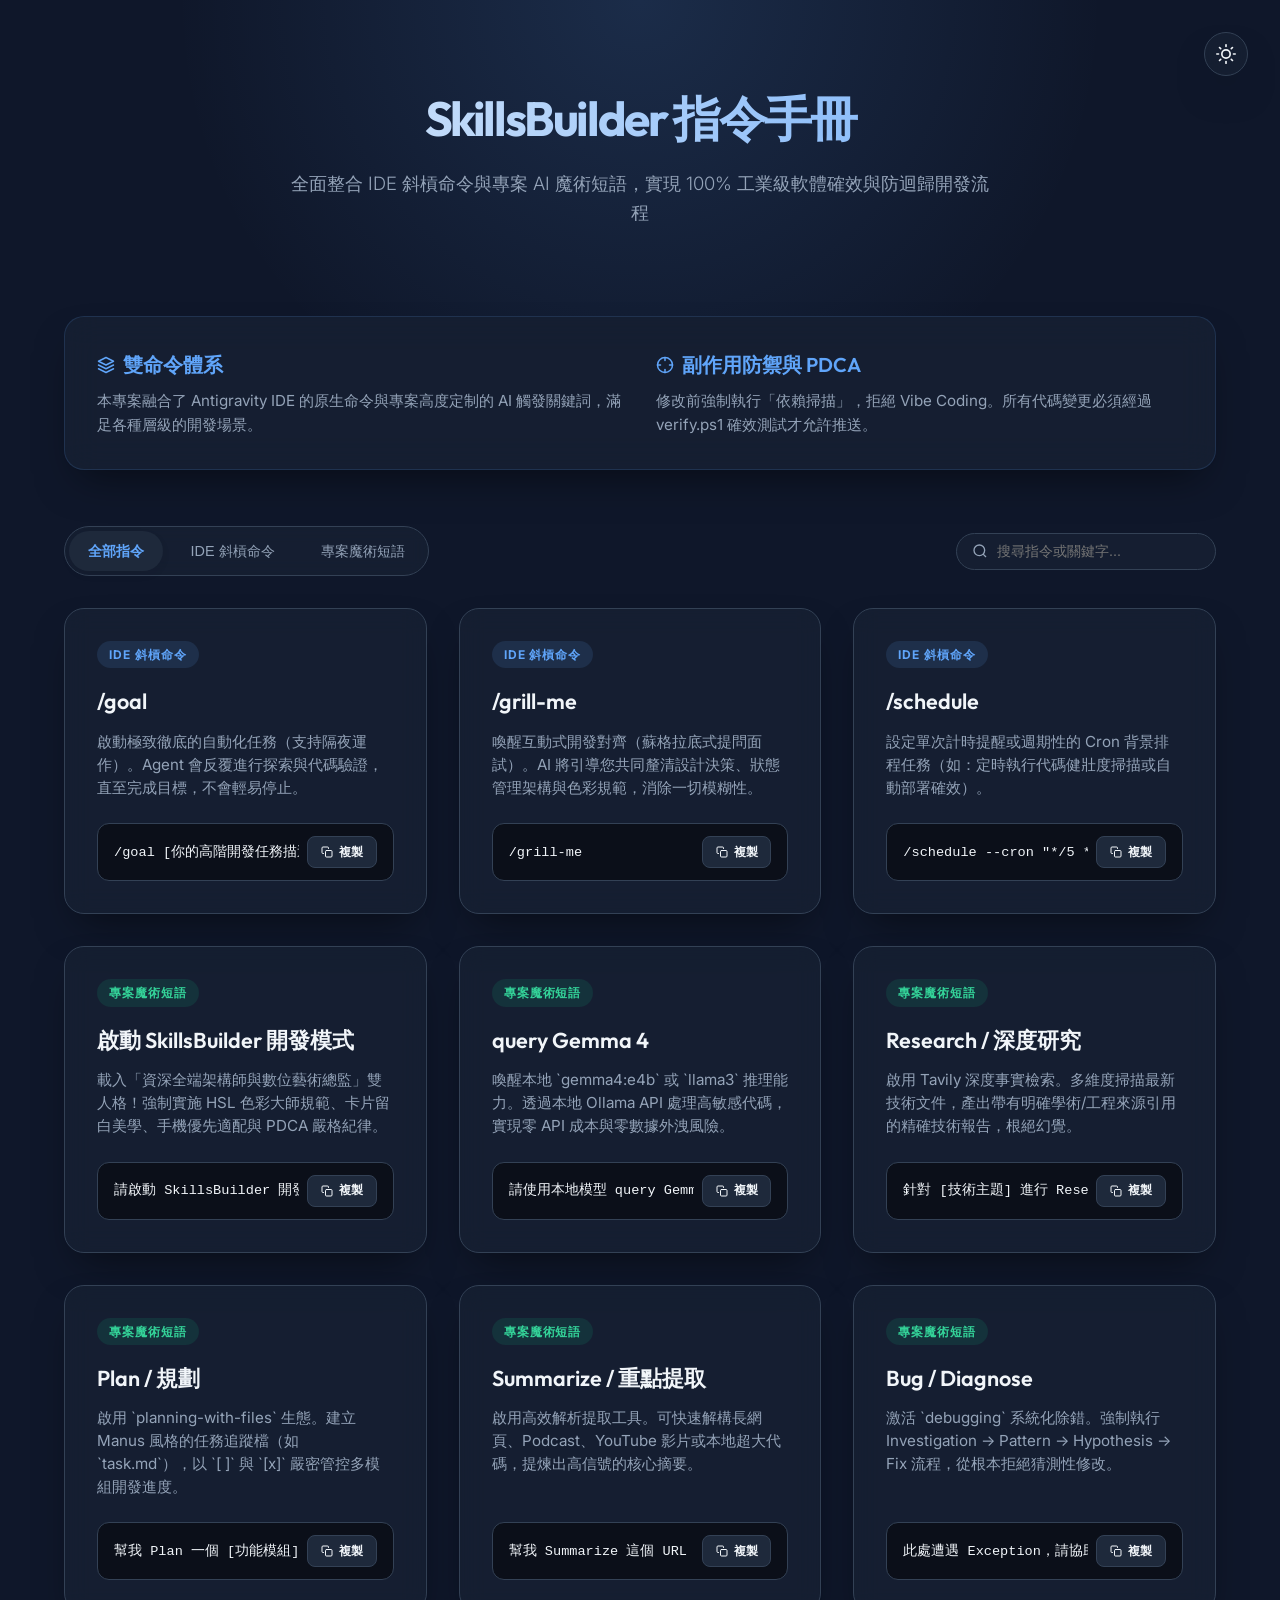
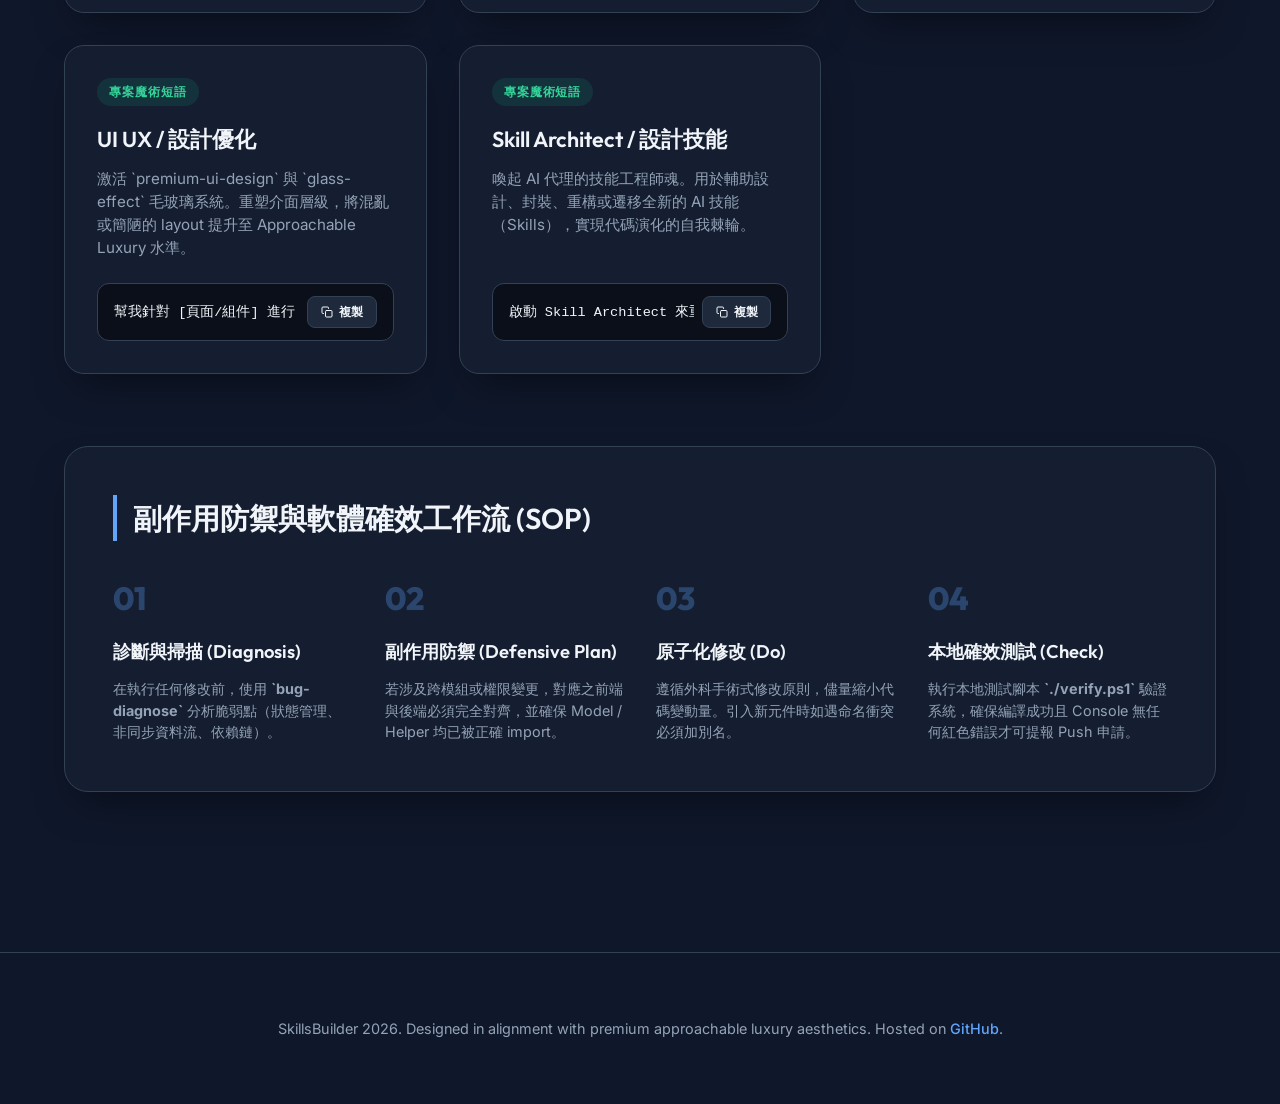
<file: instructions.html>
<!DOCTYPE html>
<html lang="zh-Hant" data-theme="dark">
<head>
    <meta charset="UTF-8">
    <meta name="viewport" content="width=device-width, initial-scale=1.0">
    <title>SkillsBuilder - 系統使用手冊與指令指南 (Interactive User Manual)</title>
    <link rel="preconnect" href="https://fonts.googleapis.com">
    <link rel="preconnect" href="https://fonts.gstatic.com" crossorigin>
    <link href="https://fonts.googleapis.com/css2?family=Inter:wght@300;400;500;600;700&family=Outfit:wght@400;500;600;700&display=swap" rel="stylesheet">
    <style>
        /* ----------------------------------------------------
           Design Tokens (色彩大師規範 - HSL Tailwind Tailored Colors)
           ---------------------------------------------------- */
        :root[data-theme="light"] {
            --bg-base: #F9FAFB;      /* Cool Gray 50 */
            --surface: #FFFFFF;      /* Pure White */
            --surface-rgb: 255, 255, 255;
            --primary-text: #111827; /* Gray 900 */
            --secondary-text: #6B7280; /* Gray 500 */
            --accent: #3B82F6;       /* Royal Blue */
            --accent-glow: rgba(59, 130, 246, 0.15);
            --success: #10B981;      /* Emerald */
            --success-bg: rgba(16, 185, 129, 0.1);
            --warning: #EF4444;      /* Red */
            --border: #E5E7EB;       /* Gray 200 */
            --glass-bg: rgba(255, 255, 255, 0.7);
            --glass-border: rgba(59, 130, 246, 0.12);
            --shadow: 0 10px 30px -10px rgba(17, 24, 39, 0.08);
            --gradient-accent: linear-gradient(135deg, #3B82F6 0%, #2563EB 100%);
            --code-bg: #F3F4F6;
        }

        :root[data-theme="dark"] {
            --bg-base: #0F172A;      /* Slate 900 */
            --surface: #1E293B;      /* Slate 800 */
            --surface-rgb: 30, 41, 59;
            --primary-text: #F1F5F9; /* Slate 100 */
            --secondary-text: #94A3B8; /* Slate 400 */
            --accent: #60A5FA;       /* Sky Blue */
            --accent-glow: rgba(96, 165, 250, 0.15);
            --success: #34D399;      /* Emerald Light */
            --success-bg: rgba(52, 211, 153, 0.1);
            --warning: #F87171;      /* Red Light */
            --border: #334155;       /* Slate 700 */
            --glass-bg: rgba(30, 41, 59, 0.45);
            --glass-border: rgba(96, 165, 250, 0.15);
            --shadow: 0 20px 40px -15px rgba(0, 0, 0, 0.5);
            --gradient-accent: linear-gradient(135deg, #60A5FA 0%, #3B82F6 100%);
            --code-bg: #0B0F19;
        }

        /* ----------------------------------------------------
           CSS Reset & Global Settings
           ---------------------------------------------------- */
        * {
            box-sizing: border-box;
            margin: 0;
            padding: 0;
            transition: background-color 0.4s ease, border-color 0.4s ease, color 0.4s ease;
        }

        body {
            background-color: var(--bg-base);
            color: var(--primary-text);
            font-family: 'Inter', -apple-system, BlinkMacSystemFont, "Segoe UI", Roboto, sans-serif;
            line-height: 1.6;
            overflow-x: hidden;
            min-height: 100vh;
        }

        /* ----------------------------------------------------
           Layout & Containers
           ---------------------------------------------------- */
        .container {
            max-width: 1200px;
            margin: 0 auto;
            padding: 0 1.5rem 6rem;
        }

        /* ----------------------------------------------------
           Premium Headers & Navigation
           ---------------------------------------------------- */
        header {
            position: relative;
            padding: 5rem 1.5rem 3.5rem;
            text-align: center;
            background: radial-gradient(circle at top, var(--accent-glow) 0%, transparent 65%);
        }

        .theme-switcher {
            position: absolute;
            top: 2rem;
            right: 2rem;
            background: var(--glass-bg);
            border: 1px solid var(--border);
            border-radius: 99px;
            width: 44px;
            height: 44px;
            cursor: pointer;
            display: flex;
            align-items: center;
            justify-content: center;
            box-shadow: var(--shadow);
            backdrop-filter: blur(12px);
            z-index: 10;
        }

        .theme-switcher:hover {
            border-color: var(--accent);
            transform: scale(1.05);
        }

        .theme-switcher svg {
            width: 20px;
            height: 20px;
            fill: none;
            stroke: var(--primary-text);
            stroke-width: 2;
            stroke-linecap: round;
            stroke-linejoin: round;
        }

        .logo-area {
            font-family: 'Outfit', sans-serif;
            font-size: 3rem;
            font-weight: 700;
            background: linear-gradient(to right, var(--primary-text), var(--accent));
            -webkit-background-clip: text;
            -webkit-text-fill-color: transparent;
            margin-bottom: 0.75rem;
            letter-spacing: -0.05em;
        }

        .subtitle {
            font-size: 1.15rem;
            color: var(--secondary-text);
            max-width: 700px;
            margin: 0 auto 2rem;
            font-weight: 300;
        }

        /* ----------------------------------------------------
           Interactive Info Cards
           ---------------------------------------------------- */
        .info-bar {
            background: var(--glass-bg);
            border: 1px solid var(--glass-border);
            border-radius: 20px;
            padding: 2rem;
            display: flex;
            gap: 2rem;
            margin-bottom: 3.5rem;
            backdrop-filter: blur(16px);
            box-shadow: var(--shadow);
            position: relative;
        }

        .info-card {
            flex: 1;
            display: flex;
            flex-direction: column;
            gap: 0.5rem;
        }

        .info-card h3 {
            font-family: 'Outfit', sans-serif;
            font-size: 1.25rem;
            font-weight: 600;
            color: var(--accent);
            display: flex;
            align-items: center;
            gap: 0.5rem;
        }

        .info-card p {
            font-size: 0.95rem;
            color: var(--secondary-text);
        }

        @media (max-width: 768px) {
            .info-bar {
                flex-direction: column;
                gap: 1.5rem;
            }
        }

        /* ----------------------------------------------------
           Interactive Controls (Filters & Tabs)
           ---------------------------------------------------- */
        .controls {
            display: flex;
            justify-content: space-between;
            align-items: center;
            margin-bottom: 2rem;
            flex-wrap: wrap;
            gap: 1rem;
        }

        .tabs {
            display: flex;
            gap: 0.5rem;
            background: var(--glass-bg);
            border: 1px solid var(--border);
            padding: 0.25rem;
            border-radius: 99px;
            backdrop-filter: blur(8px);
        }

        .tab-btn {
            background: none;
            border: none;
            color: var(--secondary-text);
            font-size: 0.9rem;
            font-weight: 500;
            padding: 0.6rem 1.2rem;
            border-radius: 99px;
            cursor: pointer;
            min-height: 40px; /* Touch area safe */
            display: flex;
            align-items: center;
            gap: 0.5rem;
        }

        .tab-btn:hover {
            color: var(--primary-text);
        }

        .tab-btn.active {
            background: var(--surface);
            color: var(--accent);
            font-weight: 600;
            box-shadow: 0 4px 10px rgba(0, 0, 0, 0.05);
        }

        .search-box {
            position: relative;
            min-width: 260px;
        }

        .search-input {
            width: 100%;
            background: var(--glass-bg);
            border: 1px solid var(--border);
            border-radius: 99px;
            padding: 0.6rem 1.2rem 0.6rem 2.5rem;
            color: var(--primary-text);
            font-size: 0.9rem;
            outline: none;
        }

        .search-input:focus {
            border-color: var(--accent);
            box-shadow: 0 0 10px var(--accent-glow);
        }

        .search-icon {
            position: absolute;
            left: 1rem;
            top: 50%;
            transform: translateY(-50%);
            width: 16px;
            height: 16px;
            stroke: var(--secondary-text);
            fill: none;
            stroke-width: 2;
        }

        @media (max-width: 768px) {
            .controls {
                flex-direction: column;
                align-items: stretch;
            }
            .search-box {
                width: 100%;
            }
        }

        /* ----------------------------------------------------
           Grid & Premium Cards
           ---------------------------------------------------- */
        .grid {
            display: grid;
            grid-template-columns: repeat(auto-fill, minmax(340px, 1fr));
            gap: 2rem;
            margin-bottom: 4.5rem;
        }

        .card {
            background: var(--glass-bg);
            border: 1px solid var(--border);
            border-radius: 20px;
            padding: 2rem;
            backdrop-filter: blur(12px);
            box-shadow: var(--shadow);
            position: relative;
            overflow: hidden;
            display: flex;
            flex-direction: column;
            justify-content: space-between;
            min-height: 280px;
            transition: transform 0.3s cubic-bezier(0.4, 0, 0.2, 1), border-color 0.3s ease, box-shadow 0.3s ease;
        }

        .card:hover {
            transform: translateY(-6px);
            border-color: var(--accent);
            box-shadow: 0 15px 35px rgba(0, 0, 0, 0.15);
        }

        .card-header-badge {
            display: flex;
            justify-content: space-between;
            align-items: center;
            margin-bottom: 1rem;
        }

        .badge {
            font-size: 0.75rem;
            text-transform: uppercase;
            letter-spacing: 0.08em;
            font-weight: 700;
            padding: 0.25rem 0.75rem;
            border-radius: 99px;
        }

        .badge-ide {
            background: rgba(96, 165, 250, 0.12);
            color: var(--accent);
        }

        .badge-magic {
            background: rgba(16, 185, 129, 0.12);
            color: var(--success);
        }

        .badge-core {
            background: rgba(139, 92, 246, 0.12);
            color: #8B5CF6;
        }

        .card-title {
            font-family: 'Outfit', sans-serif;
            font-size: 1.35rem;
            font-weight: 600;
            margin-bottom: 0.75rem;
            color: var(--primary-text);
        }

        .card-desc {
            font-size: 0.95rem;
            color: var(--secondary-text);
            margin-bottom: 1.5rem;
            flex-grow: 1;
            line-height: 1.5;
        }

        .card-footer {
            display: flex;
            flex-direction: column;
            gap: 0.75rem;
        }

        .code-container {
            background: var(--code-bg);
            border: 1px solid var(--border);
            border-radius: 12px;
            padding: 0.75rem 1rem;
            font-family: 'SFMono-Regular', Consolas, 'Liberation Mono', Menlo, monospace;
            font-size: 0.85rem;
            color: var(--primary-text);
            display: flex;
            justify-content: space-between;
            align-items: center;
            overflow-x: auto;
        }

        .code-text {
            white-space: nowrap;
            overflow-x: auto;
            margin-right: 0.5rem;
        }

        .copy-btn {
            background: var(--surface);
            border: 1px solid var(--border);
            color: var(--primary-text);
            font-size: 0.75rem;
            font-weight: 600;
            padding: 0.4rem 0.8rem;
            border-radius: 8px;
            cursor: pointer;
            flex-shrink: 0;
            min-height: 32px;
            display: flex;
            align-items: center;
            gap: 0.25rem;
            transition: all 0.2s ease;
        }

        .copy-btn:hover {
            border-color: var(--accent);
            color: var(--accent);
        }

        .copy-btn.copied {
            background: var(--success-bg);
            border-color: var(--success);
            color: var(--success);
        }

        /* ----------------------------------------------------
           SOP & Guidelines Panel (PDCA Section)
           ---------------------------------------------------- */
        .sop-section {
            background: var(--glass-bg);
            border: 1px solid var(--border);
            border-radius: 24px;
            padding: 3rem;
            margin-bottom: 4rem;
            box-shadow: var(--shadow);
            backdrop-filter: blur(12px);
        }

        .sop-header {
            font-family: 'Outfit', sans-serif;
            font-size: 1.8rem;
            font-weight: 600;
            margin-bottom: 2rem;
            border-left: 4px solid var(--accent);
            padding-left: 1rem;
        }

        .sop-steps {
            display: grid;
            grid-template-columns: repeat(auto-fit, minmax(220px, 1fr));
            gap: 2rem;
        }

        .sop-step-card {
            display: flex;
            flex-direction: column;
            gap: 0.75rem;
        }

        .sop-step-num {
            font-family: 'Outfit', sans-serif;
            font-size: 2rem;
            font-weight: 800;
            color: var(--accent);
            opacity: 0.3;
        }

        .sop-step-title {
            font-family: 'Outfit', sans-serif;
            font-size: 1.15rem;
            font-weight: 600;
            color: var(--primary-text);
        }

        .sop-step-desc {
            font-size: 0.9rem;
            color: var(--secondary-text);
            line-height: 1.5;
        }

        @media (max-width: 768px) {
            .sop-section {
                padding: 1.5rem;
            }
        }

        /* ----------------------------------------------------
           Footer & Decorative Elements
           ---------------------------------------------------- */
        footer {
            text-align: center;
            padding: 4rem 1.5rem;
            color: var(--secondary-text);
            font-size: 0.9rem;
            border-top: 1px solid var(--border);
        }

        footer a {
            color: var(--accent);
            text-decoration: none;
            font-weight: 500;
        }

        footer a:hover {
            text-decoration: underline;
        }
    </style>
</head>
<body>

    <!-- Theme Switcher Button -->
    <button class="theme-switcher" id="theme-btn" onclick="toggleTheme()" aria-label="切換主題">
        <!-- Sun Icon (Dark Mode active) -->
        <svg id="sun-icon" viewBox="0 0 24 24">
            <circle cx="12" cy="12" r="5"></circle>
            <line x1="12" y1="1" x2="12" y2="3"></line>
            <line x1="12" y1="21" x2="12" y2="23"></line>
            <line x1="4.22" y1="4.22" x2="5.64" y2="5.64"></line>
            <line x1="18.36" y1="18.36" x2="19.78" y2="19.78"></line>
            <line x1="1" y1="12" x2="3" y2="12"></line>
            <line x1="21" y1="12" x2="23" y2="12"></line>
            <line x1="4.22" y1="19.78" x2="5.64" y2="18.36"></line>
            <line x1="18.36" y1="5.64" x2="19.78" y2="4.22"></line>
        </svg>
        <!-- Moon Icon (Light Mode active) -->
        <svg id="moon-icon" viewBox="0 0 24 24" style="display: none;">
            <path d="M21 12.79A9 9 0 1 1 11.21 3 7 7 0 0 0 21 12.79z"></path>
        </svg>
    </button>

    <header>
        <div class="logo-area">SkillsBuilder 指令手冊</div>
        <p class="subtitle">全面整合 IDE 斜槓命令與專案 AI 魔術短語，實現 100% 工業級軟體確效與防迴歸開發流程</p>
    </header>

    <div class="container">

        <!-- Interactive Info Bar -->
        <div class="info-bar">
            <div class="info-card">
                <h3>
                    <svg width="18" height="18" viewBox="0 0 24 24" fill="none" stroke="currentColor" stroke-width="2" stroke-linecap="round" stroke-linejoin="round"><polygon points="12 2 2 7 12 12 22 7 12 2"></polygon><polyline points="2 17 12 22 22 17"></polyline><polyline points="2 12 12 17 22 12"></polyline></svg>
                    雙命令體系
                </h3>
                <p>本專案融合了 Antigravity IDE 的原生命令與專案高度定制的 AI 觸發關鍵詞，滿足各種層級的開發場景。</p>
            </div>
            <div class="info-card">
                <h3>
                    <svg width="18" height="18" viewBox="0 0 24 24" fill="none" stroke="currentColor" stroke-width="2" stroke-linecap="round" stroke-linejoin="round"><path d="M12 22c5.523 0 10-4.477 10-10S17.523 2 12 2 2 6.477 2 12s4.477 10 10 10z"></path><path d="M22 12h-4"></path><path d="M6 12H2"></path><path d="M12 2v4"></path><path d="M12 18v4"></path></svg>
                    副作用防禦與 PDCA
                </h3>
                <p>修改前強制執行「依賴掃描」，拒絕 Vibe Coding。所有代碼變更必須經過 verify.ps1 確效測試才允許推送。</p>
            </div>
        </div>

        <!-- Filter Controls -->
        <div class="controls">
            <div class="tabs">
                <button class="tab-btn active" id="tab-all" onclick="filterCategory('all')">
                    全部指令
                </button>
                <button class="tab-btn" id="tab-ide" onclick="filterCategory('ide')">
                    IDE 斜槓命令
                </button>
                <button class="tab-btn" id="tab-magic" onclick="filterCategory('magic')">
                    專案魔術短語
                </button>
            </div>
            <div class="search-box">
                <svg class="search-icon" viewBox="0 0 24 24">
                    <circle cx="11" cy="11" r="8"></circle>
                    <line x1="21" y1="21" x2="16.65" y2="16.65"></line>
                </svg>
                <input type="text" class="search-input" id="search-bar" oninput="searchCommands()" placeholder="搜尋指令或關鍵字...">
            </div>
        </div>

        <!-- Grid of Commands -->
        <div class="grid" id="commands-grid">
            <!-- Dynamically Rendered Cards -->
        </div>

        <!-- SOP & Guideline Panel -->
        <div class="sop-section">
            <h2 class="sop-header">副作用防禦與軟體確效工作流 (SOP)</h2>
            <div class="sop-steps">
                <div class="sop-step-card">
                    <div class="sop-step-num">01</div>
                    <div class="sop-step-title">診斷與掃描 (Diagnosis)</div>
                    <div class="sop-step-desc">在執行任何修改前，使用 <strong>`bug-diagnose`</strong> 分析脆弱點（狀態管理、非同步資料流、依賴鏈）。</div>
                </div>
                <div class="sop-step-card">
                    <div class="sop-step-num">02</div>
                    <div class="sop-step-title">副作用防禦 (Defensive Plan)</div>
                    <div class="sop-step-desc">若涉及跨模組或權限變更，對應之前端與後端必須完全對齊，並確保 Model / Helper 均已被正確 import。</div>
                </div>
                <div class="sop-step-card">
                    <div class="sop-step-num">03</div>
                    <div class="sop-step-title">原子化修改 (Do)</div>
                    <div class="sop-step-desc">遵循外科手術式修改原則，儘量縮小代碼變動量。引入新元件時如遇命名衝突必須加別名。</div>
                </div>
                <div class="sop-step-card">
                    <div class="sop-step-num">04</div>
                    <div class="sop-step-title">本地確效測試 (Check)</div>
                    <div class="sop-step-desc">執行本地測試腳本 <strong>`./verify.ps1`</strong> 驗證系統，確保編譯成功且 Console 無任何紅色錯誤才可提報 Push 申請。</div>
                </div>
            </div>
        </div>

    </div>

    <footer>
        <p>SkillsBuilder 2026. Designed in alignment with premium approachable luxury aesthetics. Hosted on <a href="https://github.com/Chun-Chieh-Chang/SkillsBuilder" target="_blank">GitHub</a>.</p>
    </footer>

    <script>
        // ----------------------------------------------------
        // Command Library Data
        // ----------------------------------------------------
        const commandLibrary = [
            {
                name: "/goal",
                category: "ide",
                badgeClass: "badge-ide",
                badgeText: "IDE 斜槓命令",
                desc: "啟動極致徹底的自動化任務（支持隔夜運作）。Agent 會反覆進行探索與代碼驗證，直至完成目標，不會輕易停止。",
                code: "/goal [你的高階開發任務描述]"
            },
            {
                name: "/grill-me",
                category: "ide",
                badgeClass: "badge-ide",
                badgeText: "IDE 斜槓命令",
                desc: "喚醒互動式開發對齊（蘇格拉底式提問面試）。AI 將引導您共同釐清設計決策、狀態管理架構與色彩規範，消除一切模糊性。",
                code: "/grill-me"
            },
            {
                name: "/schedule",
                category: "ide",
                badgeClass: "badge-ide",
                badgeText: "IDE 斜槓命令",
                desc: "設定單次計時提醒或週期性的 Cron 背景排程任務（如：定時執行代碼健壯度掃描或自動部署確效）。",
                code: "/schedule --cron \"*/5 * * * *\" --prompt \"執行測試確效並回報\""
            },
            {
                name: "啟動 SkillsBuilder 開發模式",
                category: "magic",
                badgeClass: "badge-magic",
                badgeText: "專案魔術短語",
                desc: "載入「資深全端架構師與數位藝術總監」雙人格！強制實施 HSL 色彩大師規範、卡片留白美學、手機優先適配與 PDCA 嚴格紀律。",
                code: "請啟動 SkillsBuilder 開發模式進行..."
            },
            {
                name: "query Gemma 4",
                category: "magic",
                badgeClass: "badge-magic",
                badgeText: "專案魔術短語",
                desc: "喚醒本地 `gemma4:e4b` 或 `llama3` 推理能力。透過本地 Ollama API 處理高敏感代碼，實現零 API 成本與零數據外洩風險。",
                code: "請使用本地模型 query Gemma 4 分析此敏感演算法..."
            },
            {
                name: "Research / 深度研究",
                category: "magic",
                badgeClass: "badge-magic",
                badgeText: "專案魔術短語",
                desc: "啟用 Tavily 深度事實檢索。多維度掃描最新技術文件，產出帶有明確學術/工程來源引用的精確技術報告，根絕幻覺。",
                code: "針對 [技術主題] 進行 Research"
            },
            {
                name: "Plan / 規劃",
                category: "magic",
                badgeClass: "badge-magic",
                badgeText: "專案魔術短語",
                desc: "啟用 `planning-with-files` 生態。建立 Manus 風格的任務追蹤檔（如 `task.md`），以 `[ ]` 與 `[x]` 嚴密管控多模組開發進度。",
                code: "幫我 Plan 一個 [功能模組] 的開發與測試計畫"
            },
            {
                name: "Summarize / 重點提取",
                category: "magic",
                badgeClass: "badge-magic",
                badgeText: "專案魔術短語",
                desc: "啟用高效解析提取工具。可快速解構長網頁、Podcast、YouTube 影片或本地超大代碼，提煉出高信號的核心摘要。",
                code: "幫我 Summarize 這個 URL 的重點..."
            },
            {
                name: "Bug / Diagnose",
                category: "magic",
                badgeClass: "badge-magic",
                badgeText: "專案魔術短語",
                desc: "激活 `debugging` 系統化除錯。強制執行 Investigation -> Pattern -> Hypothesis -> Fix 流程，從根本拒絕猜測性修改。",
                code: "此處遭遇 Exception，請協助 Diagnose 錯誤根因"
            },
            {
                name: "UI UX / 設計優化",
                category: "magic",
                badgeClass: "badge-magic",
                badgeText: "專案魔術短語",
                desc: "激活 `premium-ui-design` 與 `glass-effect` 毛玻璃系統。重塑介面層級，將混亂或簡陋的 layout 提升至 Approachable Luxury 水準。",
                code: "幫我針對 [頁面/組件] 進行 UI UX 優化與美學升級"
            },
            {
                name: "Skill Architect / 設計技能",
                category: "magic",
                badgeClass: "badge-magic",
                badgeText: "專案魔術短語",
                desc: "喚起 AI 代理的技能工程師魂。用於輔助設計、封裝、重構或遷移全新的 AI 技能（Skills），實現代碼演化的自我棘輪。",
                code: "啟動 Skill Architect 來重構此 Agent 技能..."
            }
        ];

        let currentFilter = "all";

        // ----------------------------------------------------
        // Rendering logic
        // ----------------------------------------------------
        function renderCards(data) {
            const grid = document.getElementById("commands-grid");
            grid.innerHTML = "";

            if (data.length === 0) {
                grid.innerHTML = `<div style="grid-column: 1/-1; text-align: center; color: var(--secondary-text); padding: 3rem;">找不到符合的指令。</div>`;
                return;
            }

            data.forEach((item, index) => {
                const card = document.createElement("div");
                card.className = "card";
                card.dataset.index = index;
                card.innerHTML = `
                    <div>
                        <div class="card-header-badge">
                            <span class="badge ${item.badgeClass}">${item.badgeText}</span>
                        </div>
                        <div class="card-title">${item.name}</div>
                        <div class="card-desc">${item.desc}</div>
                    </div>
                    <div class="card-footer">
                        <div class="code-container">
                            <span class="code-text" id="code-${index}">${item.code}</span>
                            <button class="copy-btn" onclick="copyCommand('${item.code}', this)">
                                <svg width="12" height="12" viewBox="0 0 24 24" fill="none" stroke="currentColor" stroke-width="2" stroke-linecap="round" stroke-linejoin="round" style="margin-right: 2px;"><rect x="9" y="9" width="13" height="13" rx="2" ry="2"></rect><path d="M5 15H4a2 2 0 0 1-2-2V4a2 2 0 0 1 2-2h9a2 2 0 0 1 2 2v1"></path></svg>
                                複製
                            </button>
                        </div>
                    </div>
                `;
                grid.appendChild(card);
            });
        }

        // ----------------------------------------------------
        // Filter & Search Logic
        // ----------------------------------------------------
        function filterCategory(category) {
            currentFilter = category;
            
            // Toggle active state in UI
            document.querySelectorAll(".tab-btn").forEach(btn => btn.classList.remove("active"));
            if (category === "all") document.getElementById("tab-all").classList.add("active");
            if (category === "ide") document.getElementById("tab-ide").classList.add("active");
            if (category === "magic") document.getElementById("tab-magic").classList.add("active");

            applyFilterAndSearch();
        }

        function searchCommands() {
            applyFilterAndSearch();
        }

        function applyFilterAndSearch() {
            const query = document.getElementById("search-bar").value.toLowerCase();
            
            const filteredData = commandLibrary.filter(item => {
                const matchesCategory = (currentFilter === "all" || item.category === currentFilter);
                const matchesSearch = (item.name.toLowerCase().includes(query) || 
                                       item.desc.toLowerCase().includes(query) || 
                                       item.code.toLowerCase().includes(query));
                return matchesCategory && matchesSearch;
            });

            renderCards(filteredData);
        }

        // ----------------------------------------------------
        // Copy text logic
        // ----------------------------------------------------
        function copyCommand(text, btn) {
            navigator.clipboard.writeText(text).then(() => {
                const originalContent = btn.innerHTML;
                btn.innerHTML = `
                    <svg width="12" height="12" viewBox="0 0 24 24" fill="none" stroke="currentColor" stroke-width="2" stroke-linecap="round" stroke-linejoin="round" style="margin-right: 2px;"><polyline points="20 6 9 17 4 12"></polyline></svg>
                    已複製！
                `;
                btn.classList.add("copied");
                btn.style.transform = "scale(0.95)";
                
                setTimeout(() => {
                    btn.innerHTML = originalContent;
                    btn.classList.remove("copied");
                    btn.style.transform = "scale(1)";
                }, 1500);
            });
        }

        // ----------------------------------------------------
        // Dark / Light Theme Toggle logic
        // ----------------------------------------------------
        function toggleTheme() {
            const root = document.documentElement;
            const currentTheme = root.getAttribute("data-theme");
            
            const sunIcon = document.getElementById("sun-icon");
            const moonIcon = document.getElementById("moon-icon");

            if (currentTheme === "dark") {
                root.setAttribute("data-theme", "light");
                sunIcon.style.display = "none";
                moonIcon.style.display = "block";
            } else {
                root.setAttribute("data-theme", "dark");
                sunIcon.style.display = "block";
                moonIcon.style.display = "none";
            }
        }

        // ----------------------------------------------------
        // App Start
        // ----------------------------------------------------
        // Initial render
        renderCards(commandLibrary);
    </script>
</body>
</html>
</file>
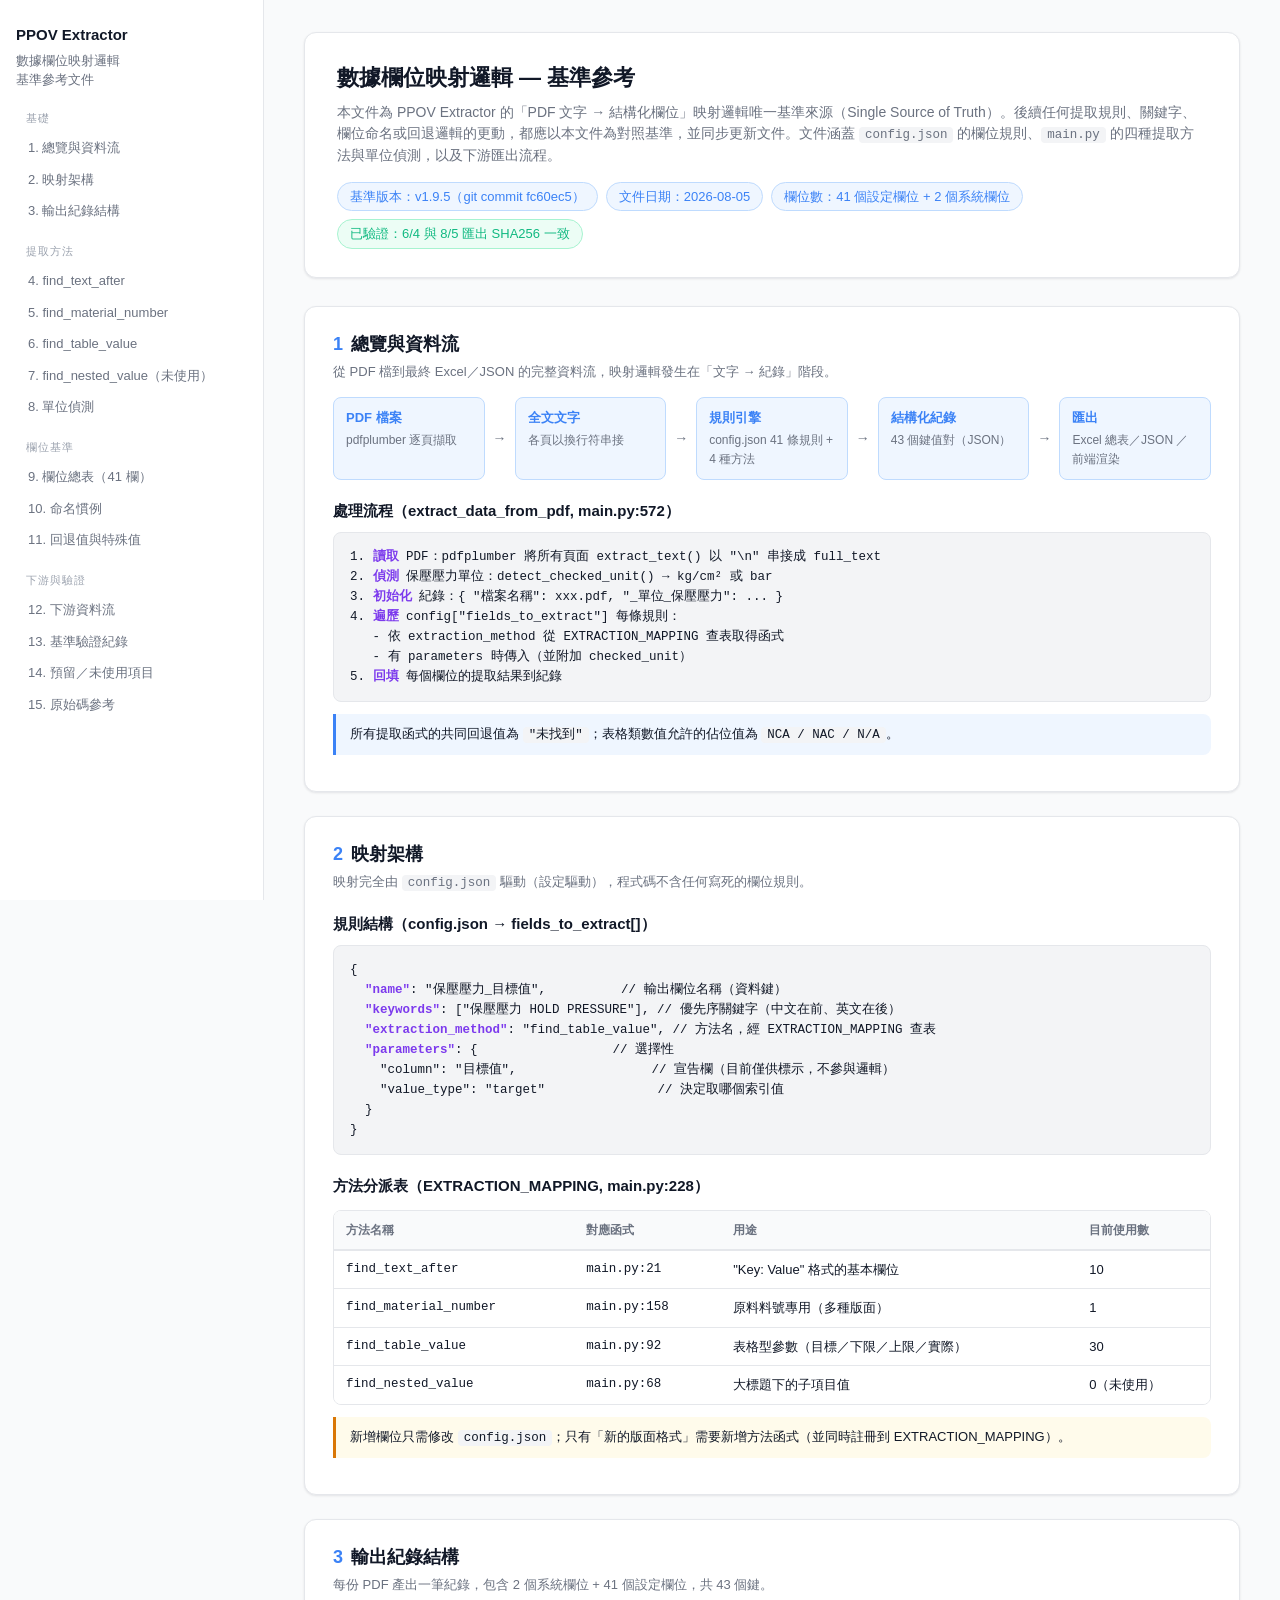
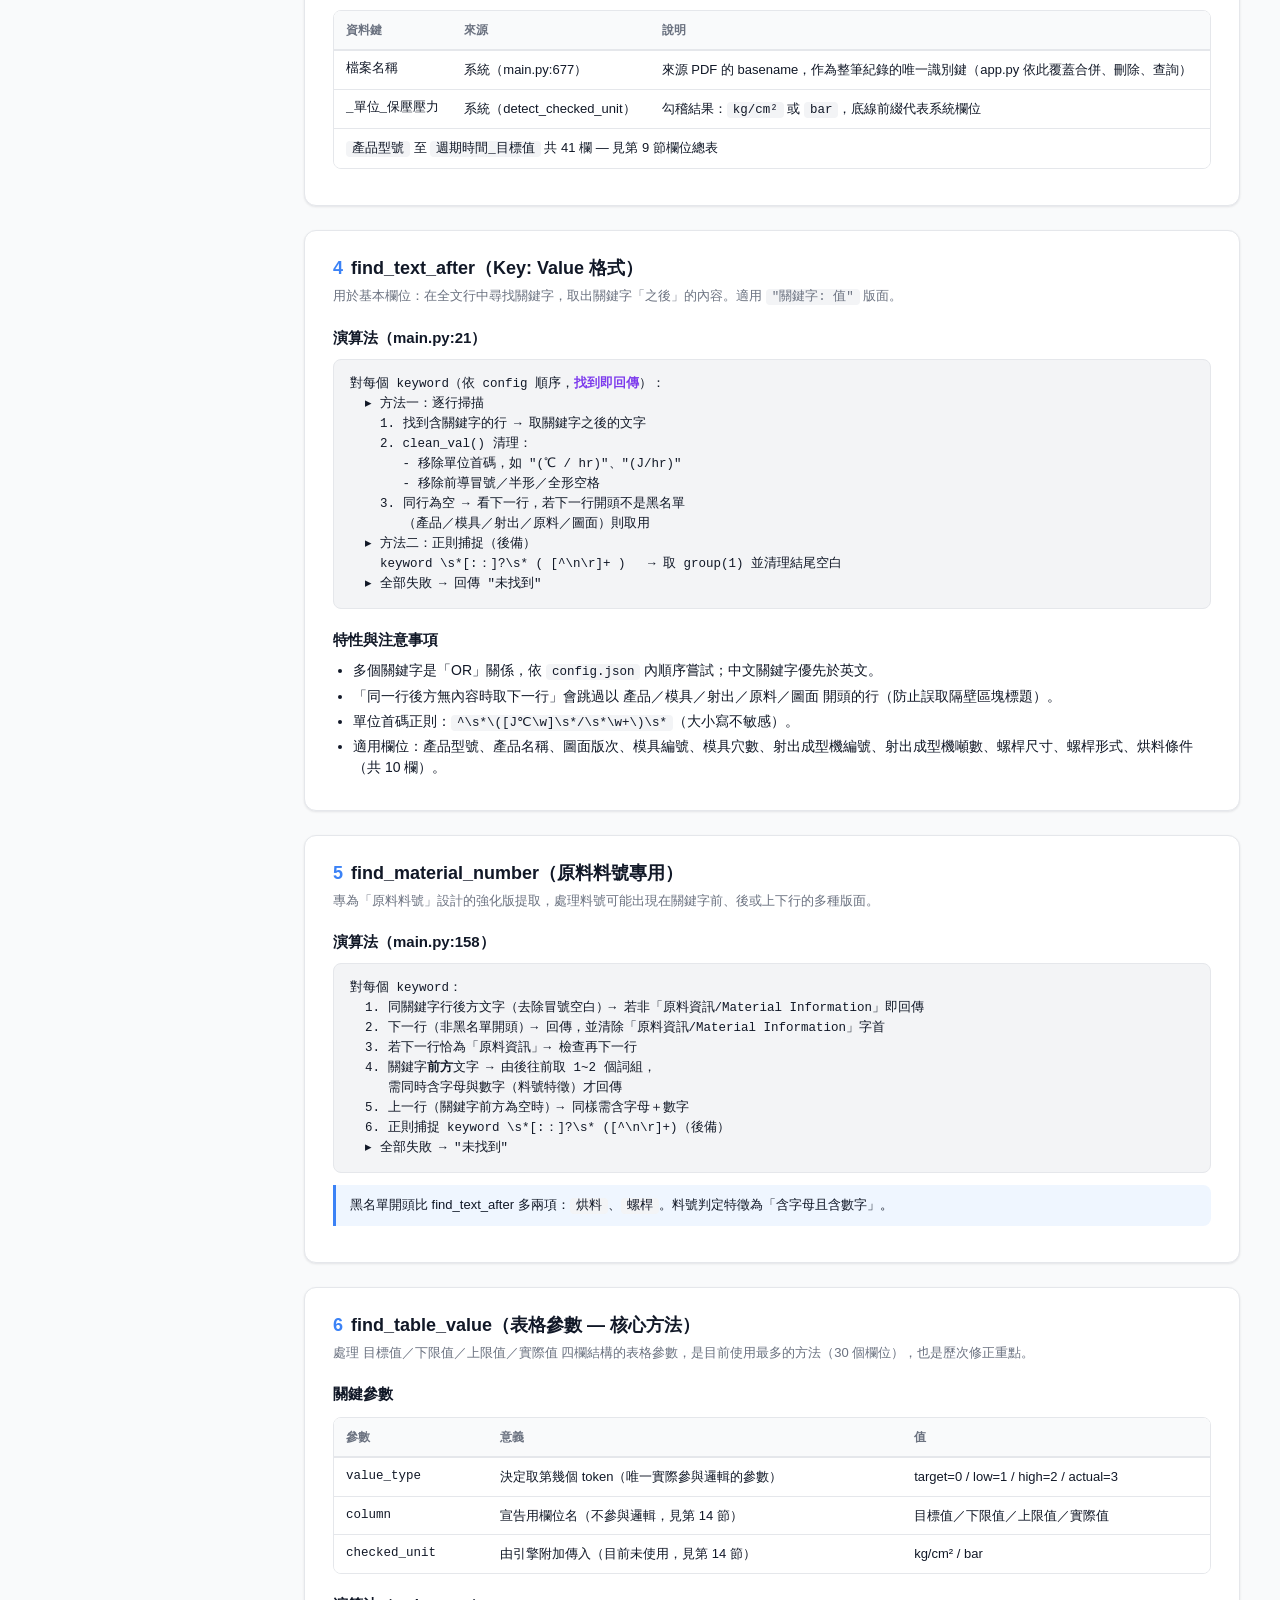
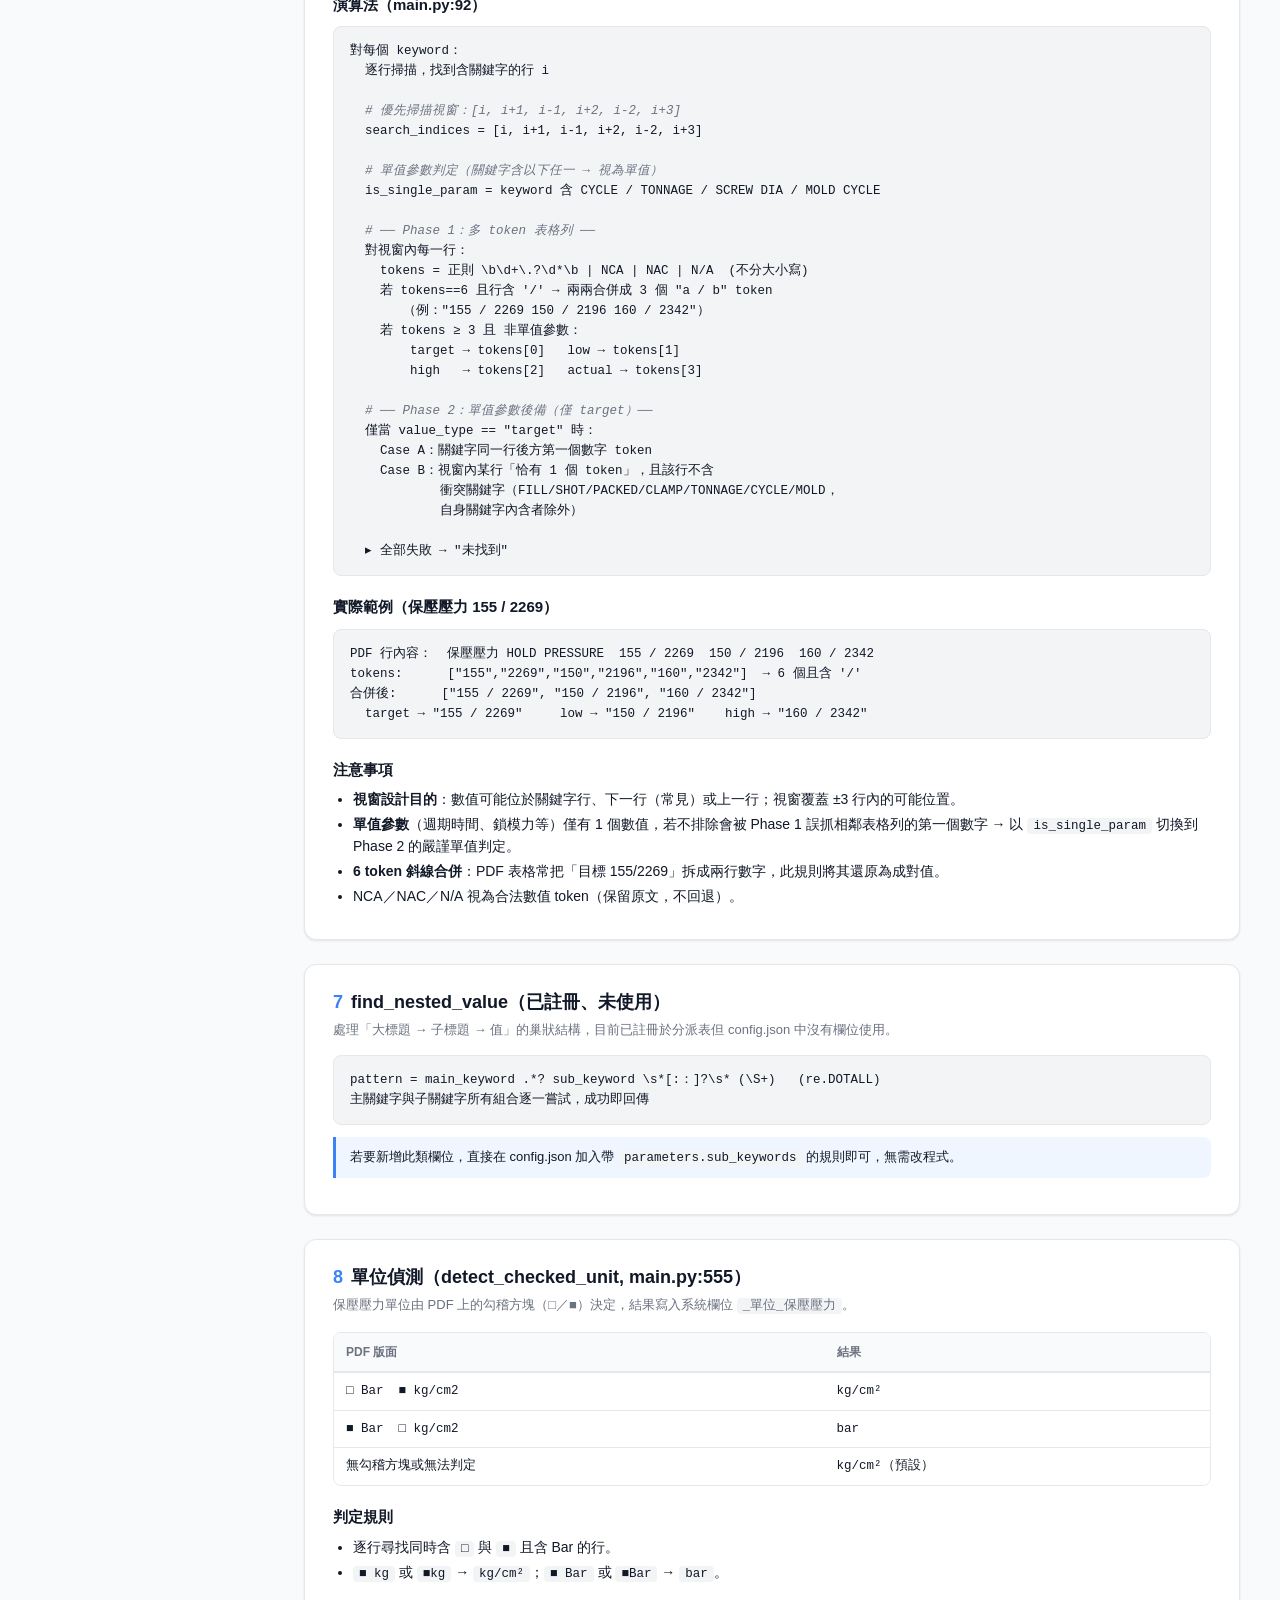
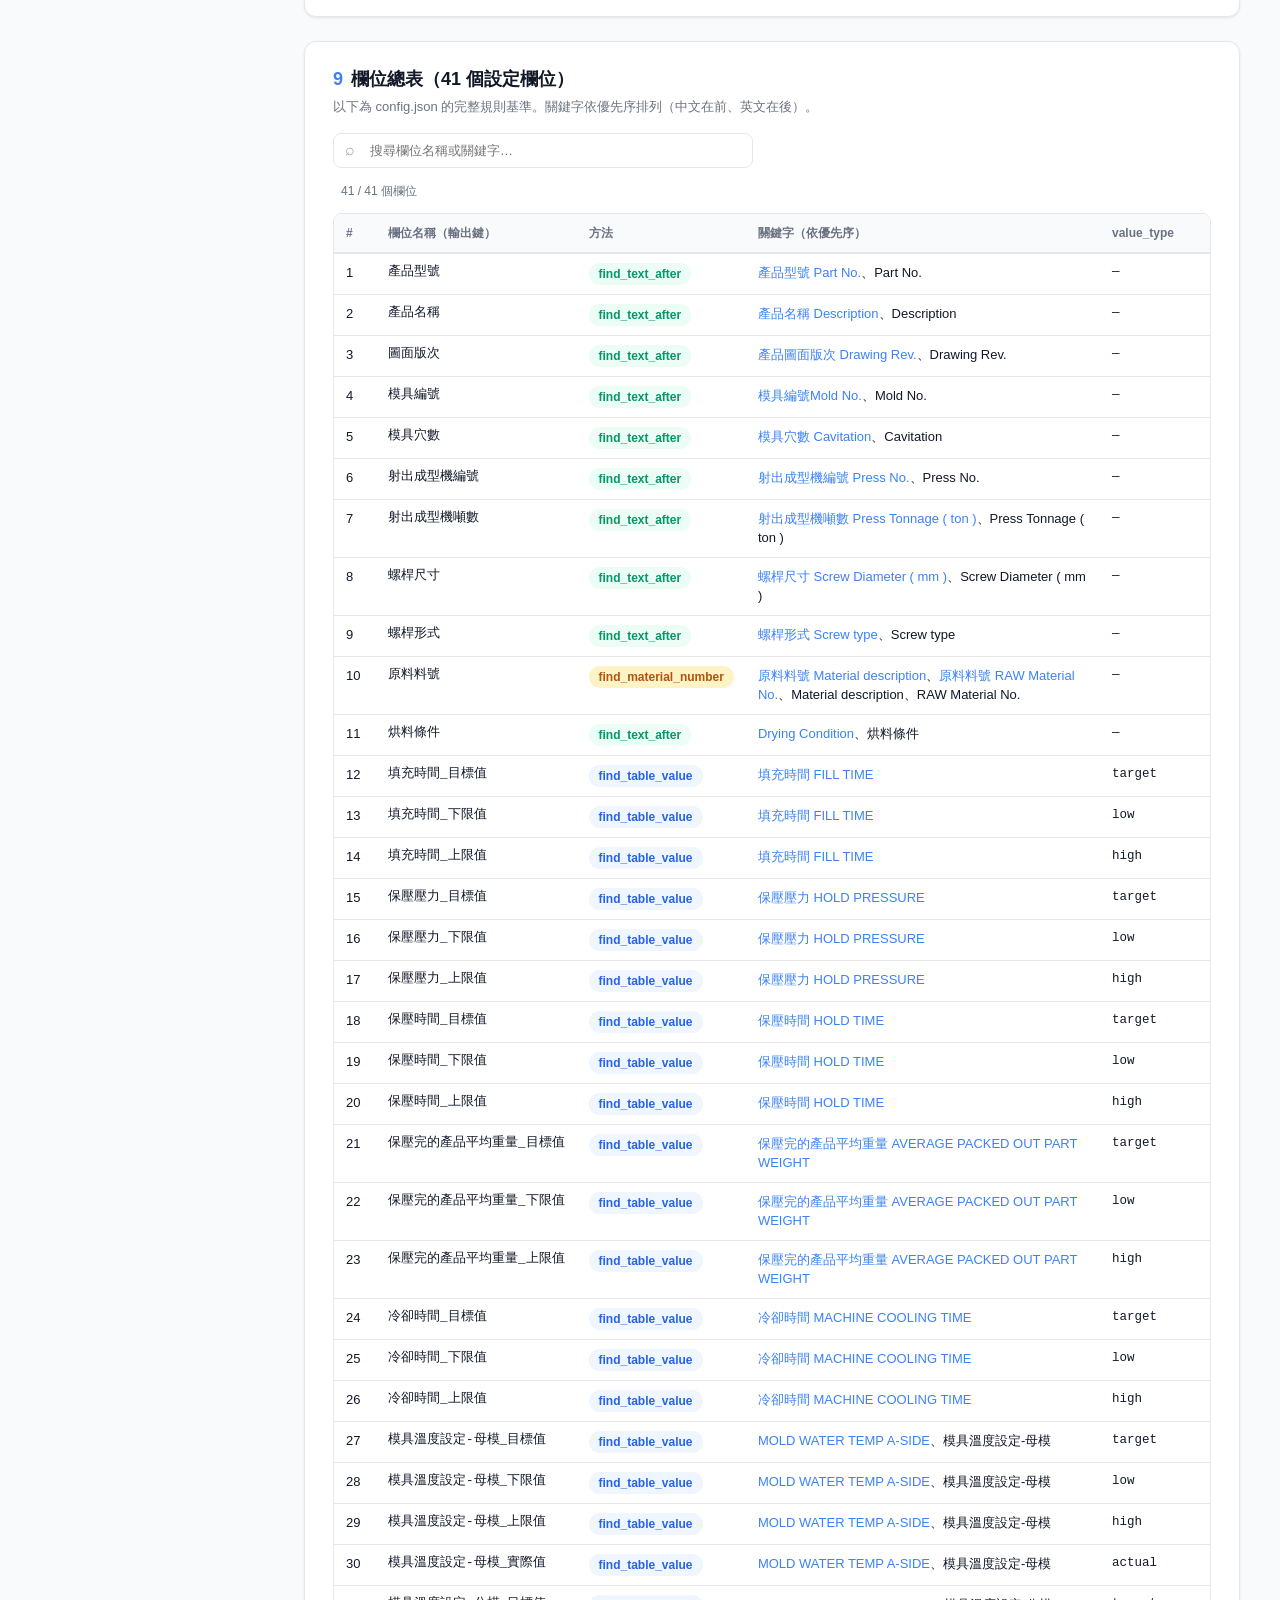
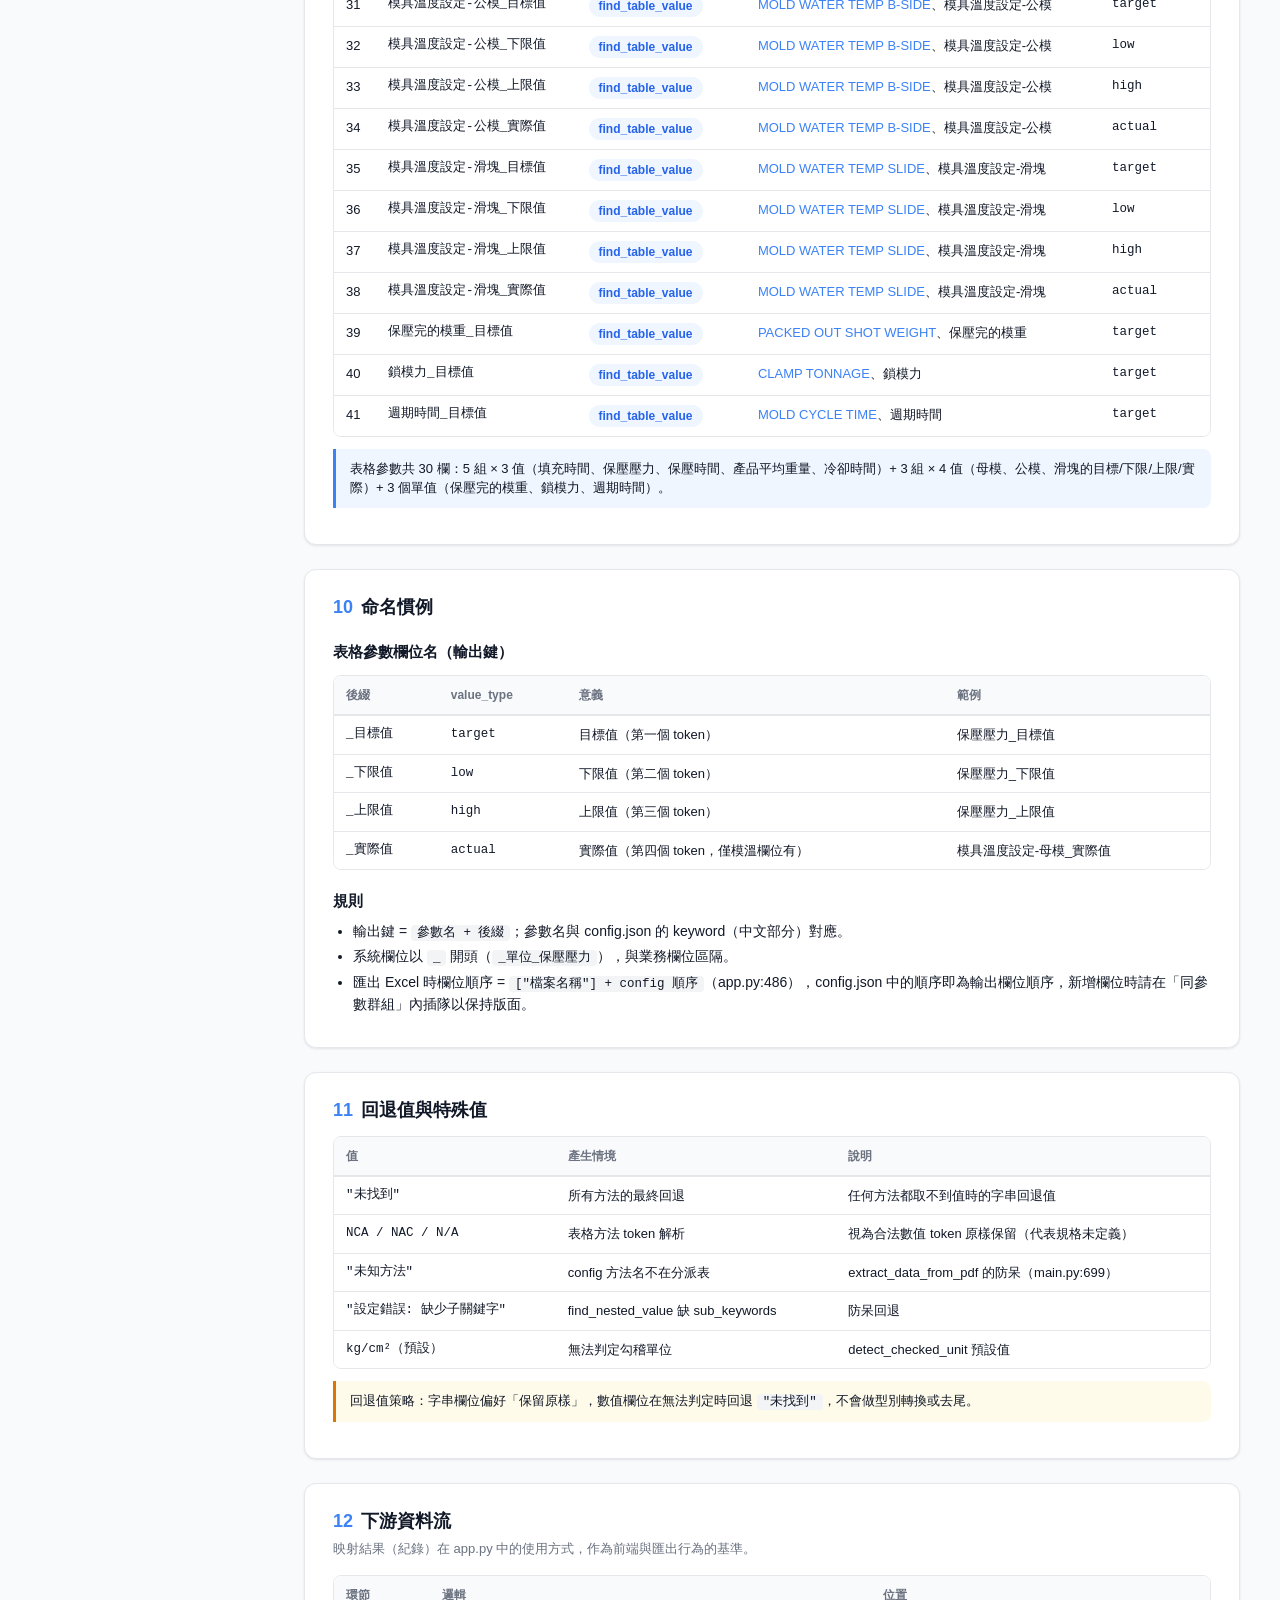
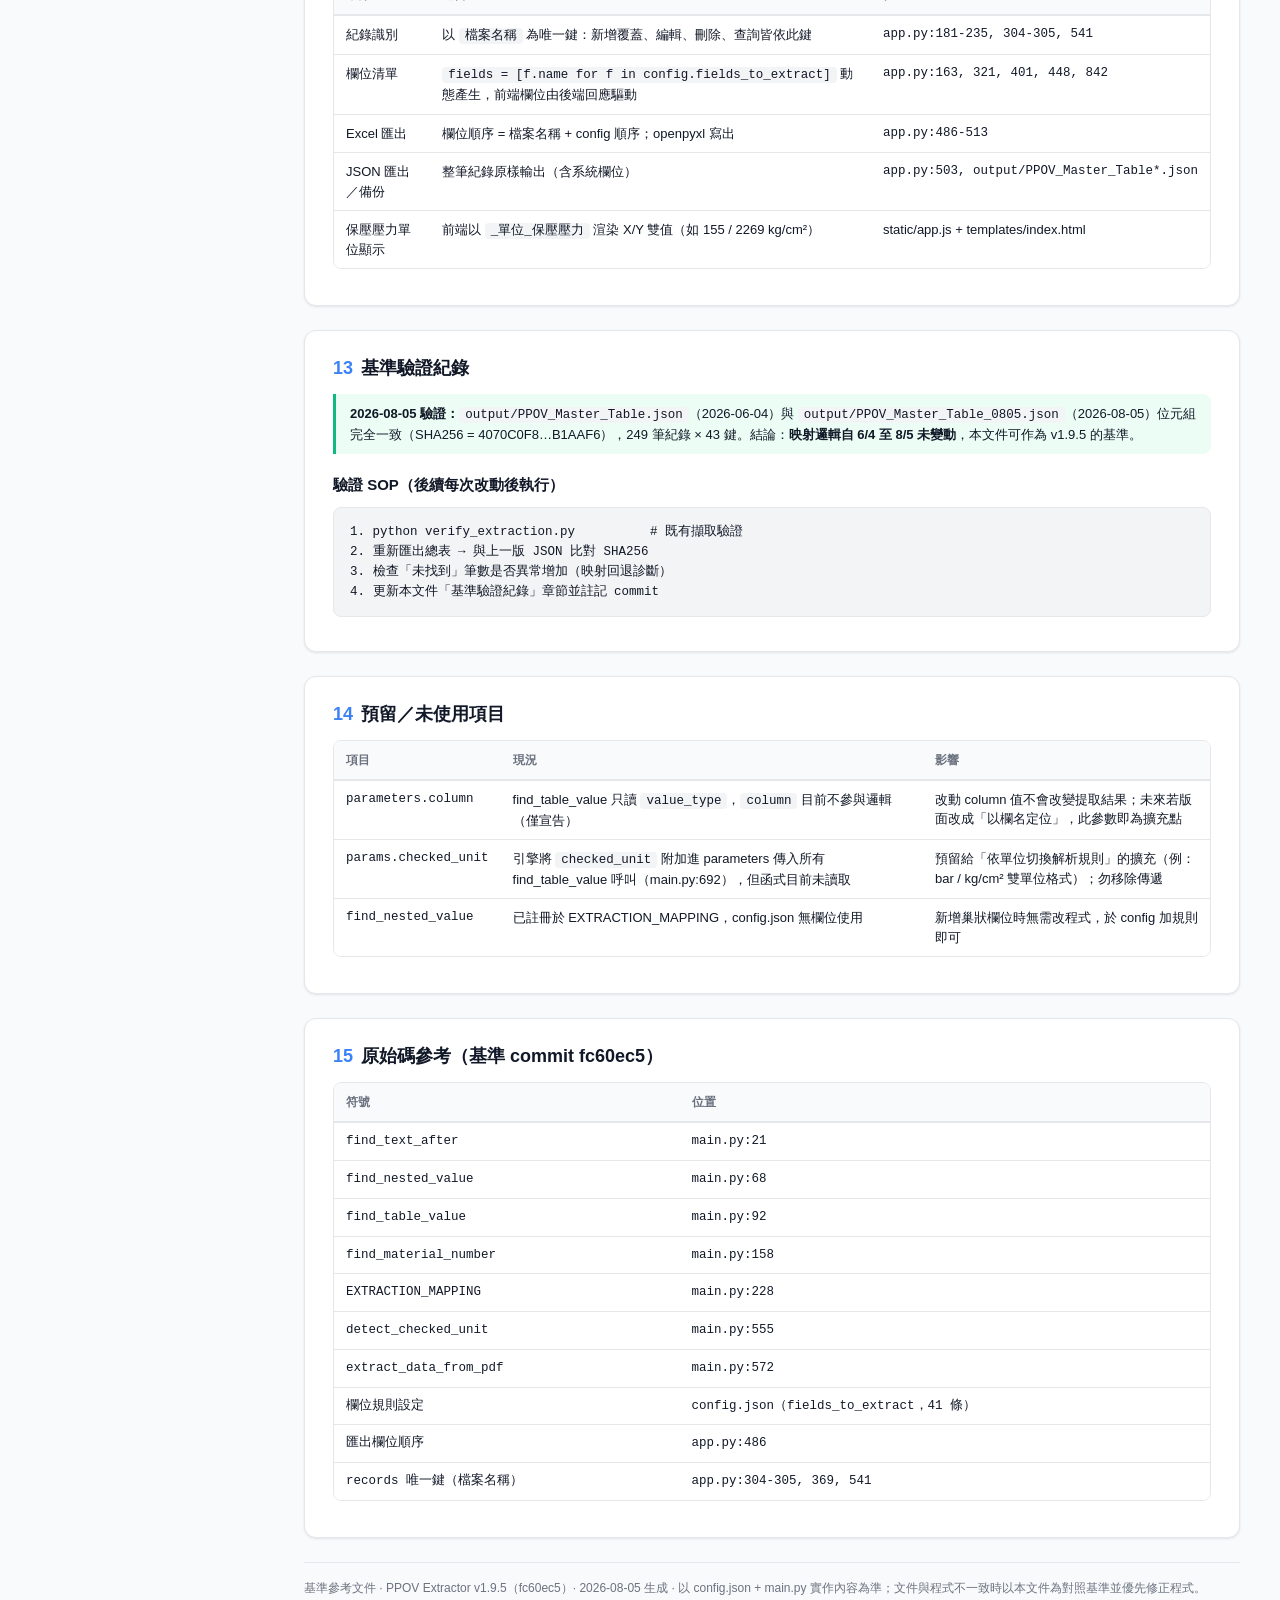
<file: docs/field-mapping-reference.html>
<!DOCTYPE html>
<html lang="zh-Hant">
<head>
<meta charset="UTF-8">
<meta name="viewport" content="width=device-width, initial-scale=1.0">
<title>PPOV Extractor — 數據欄位映射邏輯基準參考</title>
<style>
  :root {
    --bg: #F9FAFB;
    --surface: #FFFFFF;
    --text: #111827;
    --text-secondary: #6B7280;
    --accent: #3B82F6;
    --accent-soft: #EFF6FF;
    --success: #10B981;
    --warning: #D97706;
    --border: #E5E7EB;
    --code-bg: #F3F4F6;
    --shadow: 0 1px 3px rgba(17,24,39,.06), 0 1px 2px rgba(17,24,39,.04);
  }
  * { box-sizing: border-box; margin: 0; padding: 0; }
  html { scroll-behavior: smooth; }
  body {
    font-family: "Inter", "Segoe UI", "Microsoft JhengHei", "PingFang TC", sans-serif;
    background: var(--bg);
    color: var(--text);
    line-height: 1.5;
    font-size: 14px;
  }

  /* ---------- Layout ---------- */
  .layout { display: flex; max-width: 1440px; margin: 0 auto; }
  nav.sidebar {
    position: sticky; top: 0; align-self: flex-start;
    width: 264px; min-width: 264px; height: 100vh; overflow-y: auto;
    padding: 24px 16px; border-right: 1px solid var(--border);
    background: var(--surface);
  }
  nav.sidebar .logo { font-weight: 700; font-size: 15px; margin-bottom: 4px; }
  nav.sidebar .sub { font-size: 13px; color: var(--text-secondary); margin-bottom: 20px; }
  nav.sidebar a {
    display: block; padding: 6px 10px; border-radius: 6px;
    color: var(--text-secondary); text-decoration: none; font-size: 13px;
    border-left: 2px solid transparent;
  }
  nav.sidebar a:hover { background: var(--accent-soft); color: var(--accent); }
  nav.sidebar a.active { background: var(--accent-soft); color: var(--accent); border-left-color: var(--accent); font-weight: 600; }
  nav.sidebar .group { font-size: 11px; text-transform: uppercase; letter-spacing: .08em; color: #9CA3AF; margin: 16px 0 6px; padding-left: 10px; }

  main { flex: 1; min-width: 0; padding: 32px 40px 80px; }

  /* ---------- Hero ---------- */
  .hero { background: var(--surface); border: 1px solid var(--border); border-radius: 12px; padding: 28px 32px; margin-bottom: 28px; box-shadow: var(--shadow); }
  .hero h1 { font-size: 22px; margin-bottom: 8px; }
  .hero p.desc { color: var(--text-secondary); max-width: 860px; margin-bottom: 16px; }
  .meta { display: flex; flex-wrap: wrap; gap: 8px; }
  .meta .chip { font-size: 13px; padding: 4px 12px; border-radius: 999px; background: var(--accent-soft); color: var(--accent); border: 1px solid #BFDBFE; }
  .meta .chip.warn { background: #FFFBEB; color: var(--warning); border-color: #FDE68A; }
  .meta .chip.ok { background: #ECFDF5; color: var(--success); border-color: #A7F3D0; }

  /* ---------- Sections ---------- */
  section.card {
    background: var(--surface); border: 1px solid var(--border); border-radius: 12px;
    padding: 24px 28px; margin-bottom: 24px; box-shadow: var(--shadow); scroll-margin-top: 16px;
  }
  section.card h2 { font-size: 18px; margin-bottom: 4px; }
  section.card h2 .no { color: var(--accent); margin-right: 8px; }
  section.card > p.lead { color: var(--text-secondary); margin-bottom: 16px; font-size: 13px; }
  section.card h3 { font-size: 15px; margin: 20px 0 8px; }
  section.card h4 { font-size: 14px; margin: 14px 0 6px; }

  /* ---------- Pipeline ---------- */
  .pipeline { display: flex; flex-wrap: wrap; align-items: stretch; gap: 8px; margin: 16px 0; }
  .pipe-box {
    flex: 1; min-width: 120px; background: var(--accent-soft); border: 1px solid #BFDBFE;
    border-radius: 8px; padding: 10px 12px; font-size: 13px;
  }
  .pipe-box b { display: block; color: var(--accent); font-size: 13px; margin-bottom: 2px; }
  .pipe-box span { color: var(--text-secondary); font-size: 12px; }
  .pipe-arrow { align-self: center; color: var(--text-secondary); font-weight: 700; }

  /* ---------- Tables ---------- */
  .table-wrap { overflow-x: auto; border: 1px solid var(--border); border-radius: 8px; margin: 12px 0; }
  table { width: 100%; border-collapse: collapse; font-size: 13px; background: var(--surface); }
  thead th {
    background: #F9FAFB; text-align: left; font-weight: 600; white-space: nowrap;
    padding: 10px 12px; border-bottom: 2px solid var(--border); color: var(--text-secondary); font-size: 12px;
  }
  tbody td { padding: 9px 12px; border-bottom: 1px solid var(--border); vertical-align: top; }
  tbody tr:last-child td { border-bottom: none; }
  tbody tr:hover { background: #F9FAFB; }
  td.num { font-family: "Cascadia Code", Consolas, monospace; font-size: 12.5px; white-space: nowrap; }
  kbd, code.inline { font-family: "Cascadia Code", Consolas, monospace; font-size: 12.5px; background: var(--code-bg); padding: 1px 6px; border-radius: 4px; }
  .kw { color: var(--accent); }

  /* ---------- Code ---------- */
  pre {
    background: var(--code-bg); border: 1px solid var(--border); border-radius: 8px;
    padding: 14px 16px; overflow-x: auto; font-family: "Cascadia Code", Consolas, monospace;
    font-size: 12.5px; line-height: 1.6; margin: 10px 0;
  }
  pre .c { color: #6B7280; font-style: italic; }
  pre .k { color: #7C3AED; font-weight: 600; }

  /* ---------- Badges ---------- */
  .badge { display: inline-block; font-size: 12px; font-weight: 600; padding: 2px 10px; border-radius: 999px; white-space: nowrap; }
  .b-table { background: #EFF6FF; color: #2563EB; }
  .b-text { background: #ECFDF5; color: #059669; }
  .b-mat { background: #FEF3C7; color: #B45309; }
  .b-sys { background: #F3F4F6; color: #4B5563; }

  /* ---------- Notes / callouts ---------- */
  .note { border-left: 3px solid var(--accent); background: var(--accent-soft); padding: 10px 14px; border-radius: 0 8px 8px 0; margin: 12px 0; font-size: 13px; }
  .note.warn { border-color: var(--warning); background: #FFFBEB; }
  .note.ok { border-color: var(--success); background: #ECFDF5; }

  ul.clean { margin: 8px 0 8px 20px; }
  ul.clean li { margin: 4px 0; }

  /* ---------- Search ---------- */
  .search-box { margin: 12px 0; position: relative; max-width: 420px; }
  .search-box input {
    width: 100%; padding: 9px 14px 9px 36px; border: 1px solid var(--border); border-radius: 8px;
    font-size: 13px; font-family: inherit; background: var(--surface); color: var(--text);
  }
  .search-box input:focus { outline: 2px solid var(--accent); outline-offset: -1px; }
  .search-box::before { content: "⌕"; position: absolute; left: 12px; top: 50%; transform: translateY(-50%); color: #9CA3AF; font-size: 16px; }

  .hide { display: none; }
  .fcount { font-size: 12px; color: var(--text-secondary); margin-left: 8px; }

  /* ---------- Footer ---------- */
  footer { color: var(--text-secondary); font-size: 12px; padding: 16px 0 8px; border-top: 1px solid var(--border); margin-top: 24px; }

  /* ---------- Print ---------- */
  @media print {
    nav.sidebar { display: none; }
    main { padding: 0; }
    body { background: #fff; }
    section.card { box-shadow: none; break-inside: avoid; }
  }
  @media (max-width: 960px) {
    .layout { flex-direction: column; }
    nav.sidebar { position: static; width: 100%; height: auto; border-right: none; border-bottom: 1px solid var(--border); }
    main { padding: 16px; }
  }
</style>
</head>
<body>
<div class="layout">

  <!-- ================= SIDEBAR ================= -->
  <nav class="sidebar">
    <div class="logo">PPOV Extractor</div>
    <div class="sub">數據欄位映射邏輯<br>基準參考文件</div>

    <div class="group">基礎</div>
    <a href="#sec-overview">1. 總覽與資料流</a>
    <a href="#sec-arch">2. 映射架構</a>
    <a href="#sec-record">3. 輸出紀錄結構</a>

    <div class="group">提取方法</div>
    <a href="#sec-fta">4. find_text_after</a>
    <a href="#sec-fmn">5. find_material_number</a>
    <a href="#sec-ftv">6. find_table_value</a>
    <a href="#sec-fnv">7. find_nested_value（未使用）</a>
    <a href="#sec-unit">8. 單位偵測</a>

    <div class="group">欄位基準</div>
    <a href="#sec-fields">9. 欄位總表（41 欄）</a>
    <a href="#sec-naming">10. 命名慣例</a>
    <a href="#sec-fallback">11. 回退值與特殊值</a>

    <div class="group">下游與驗證</div>
    <a href="#sec-downstream">12. 下游資料流</a>
    <a href="#sec-verify">13. 基準驗證紀錄</a>
    <a href="#sec-reserved">14. 預留／未使用項目</a>
    <a href="#sec-ref">15. 原始碼參考</a>
  </nav>

  <!-- ================= MAIN ================= -->
  <main>

    <!-- HERO -->
    <div class="hero">
      <h1>數據欄位映射邏輯 — 基準參考</h1>
      <p class="desc">本文件為 PPOV Extractor 的「PDF 文字 → 結構化欄位」映射邏輯唯一基準來源（Single Source of Truth）。後續任何提取規則、關鍵字、欄位命名或回退邏輯的更動，都應以本文件為對照基準，並同步更新文件。文件涵蓋 <code class="inline">config.json</code> 的欄位規則、<code class="inline">main.py</code> 的四種提取方法與單位偵測，以及下游匯出流程。</p>
      <div class="meta">
        <span class="chip">基準版本：v1.9.5（git commit fc60ec5）</span>
        <span class="chip">文件日期：2026-08-05</span>
        <span class="chip">欄位數：41 個設定欄位 + 2 個系統欄位</span>
        <span class="chip ok">已驗證：6/4 與 8/5 匯出 SHA256 一致</span>
      </div>
    </div>

    <!-- 1. OVERVIEW -->
    <section class="card" id="sec-overview">
      <h2><span class="no">1</span>總覽與資料流</h2>
      <p class="lead">從 PDF 檔到最終 Excel／JSON 的完整資料流，映射邏輯發生在「文字 → 紀錄」階段。</p>
      <div class="pipeline">
        <div class="pipe-box"><b>PDF 檔案</b><span>pdfplumber 逐頁擷取</span></div>
        <div class="pipe-arrow">→</div>
        <div class="pipe-box"><b>全文文字</b><span>各頁以換行符串接</span></div>
        <div class="pipe-arrow">→</div>
        <div class="pipe-box"><b>規則引擎</b><span>config.json 41 條規則 + 4 種方法</span></div>
        <div class="pipe-arrow">→</div>
        <div class="pipe-box"><b>結構化紀錄</b><span>43 個鍵值對（JSON）</span></div>
        <div class="pipe-arrow">→</div>
        <div class="pipe-box"><b>匯出</b><span>Excel 總表／JSON ／前端渲染</span></div>
      </div>
      <h3>處理流程（extract_data_from_pdf, main.py:572）</h3>
      <pre><code>1. <span class="k">讀取</span> PDF：pdfplumber 將所有頁面 extract_text() 以 "\n" 串接成 full_text
2. <span class="k">偵測</span> 保壓壓力單位：detect_checked_unit() → kg/cm² 或 bar
3. <span class="k">初始化</span> 紀錄：{ "檔案名稱": xxx.pdf, "_單位_保壓壓力": ... }
4. <span class="k">遍歷</span> config["fields_to_extract"] 每條規則：
   - 依 extraction_method 從 EXTRACTION_MAPPING 查表取得函式
   - 有 parameters 時傳入（並附加 checked_unit）
5. <span class="k">回填</span> 每個欄位的提取結果到紀錄</code></pre>
      <div class="note">所有提取函式的共同回退值為 <code class="inline">"未找到"</code>；表格類數值允許的佔位值為 <code class="inline">NCA / NAC / N/A</code>。</div>
    </section>

    <!-- 2. ARCHITECTURE -->
    <section class="card" id="sec-arch">
      <h2><span class="no">2</span>映射架構</h2>
      <p class="lead">映射完全由 <code class="inline">config.json</code> 驅動（設定驅動），程式碼不含任何寫死的欄位規則。</p>
      <h3>規則結構（config.json → fields_to_extract[]）</h3>
      <pre><code>{
  <span class="k">"name"</span>: "保壓壓力_目標值",          // 輸出欄位名稱（資料鍵）
  <span class="k">"keywords"</span>: ["保壓壓力 HOLD PRESSURE"], // 優先序關鍵字（中文在前、英文在後）
  <span class="k">"extraction_method"</span>: "find_table_value", // 方法名，經 EXTRACTION_MAPPING 查表
  <span class="k">"parameters"</span>: {                  // 選擇性
    "column": "目標值",                  // 宣告欄（目前僅供標示，不參與邏輯）
    "value_type": "target"               // 決定取哪個索引值
  }
}</code></pre>
      <h3>方法分派表（EXTRACTION_MAPPING, main.py:228）</h3>
      <div class="table-wrap">
        <table>
          <thead><tr><th>方法名稱</th><th>對應函式</th><th>用途</th><th>目前使用數</th></tr></thead>
          <tbody>
            <tr><td class="num">find_text_after</td><td class="num">main.py:21</td><td>"Key: Value" 格式的基本欄位</td><td>10</td></tr>
            <tr><td class="num">find_material_number</td><td class="num">main.py:158</td><td>原料料號專用（多種版面）</td><td>1</td></tr>
            <tr><td class="num">find_table_value</td><td class="num">main.py:92</td><td>表格型參數（目標／下限／上限／實際）</td><td>30</td></tr>
            <tr><td class="num">find_nested_value</td><td class="num">main.py:68</td><td>大標題下的子項目值</td><td>0（未使用）</td></tr>
          </tbody>
        </table>
      </div>
      <div class="note warn">新增欄位只需修改 <code class="inline">config.json</code>；只有「新的版面格式」需要新增方法函式（並同時註冊到 EXTRACTION_MAPPING）。</div>
    </section>

    <!-- 3. RECORD STRUCTURE -->
    <section class="card" id="sec-record">
      <h2><span class="no">3</span>輸出紀錄結構</h2>
      <p class="lead">每份 PDF 產出一筆紀錄，包含 2 個系統欄位 + 41 個設定欄位，共 43 個鍵。</p>
      <div class="table-wrap">
        <table>
          <thead><tr><th>資料鍵</th><th>來源</th><th>說明</th></tr></thead>
          <tbody>
            <tr><td class="num">檔案名稱</td><td>系統（main.py:677）</td><td>來源 PDF 的 basename，作為整筆紀錄的唯一識別鍵（app.py 依此覆蓋合併、刪除、查詢）</td></tr>
            <tr><td class="num">_單位_保壓壓力</td><td>系統（detect_checked_unit）</td><td>勾稽結果：<code class="inline">kg/cm²</code> 或 <code class="inline">bar</code>，底線前綴代表系統欄位</td></tr>
            <tr><td colspan="3"><code class="inline">產品型號</code> 至 <code class="inline">週期時間_目標值</code> 共 41 欄 — 見第 9 節欄位總表</td></tr>
          </tbody>
        </table>
      </div>
    </section>

    <!-- 4. find_text_after -->
    <section class="card" id="sec-fta">
      <h2><span class="no">4</span>find_text_after（Key: Value 格式）</h2>
      <p class="lead">用於基本欄位：在全文行中尋找關鍵字，取出關鍵字「之後」的內容。適用 <code class="inline">"關鍵字: 值"</code> 版面。</p>
      <h3>演算法（main.py:21）</h3>
      <pre><code>對每個 keyword（依 config 順序，<span class="k">找到即回傳</span>）：
  ▸ 方法一：逐行掃描
    1. 找到含關鍵字的行 → 取關鍵字之後的文字
    2. clean_val() 清理：
       - 移除單位首碼，如 "(℃ / hr)"、"(J/hr)"
       - 移除前導冒號／半形／全形空格
    3. 同行為空 → 看下一行，若下一行開頭不是黑名單
       （產品／模具／射出／原料／圖面）則取用
  ▸ 方法二：正則捕捉（後備）
    keyword \s*[:：]?\s* ( [^\n\r]+ )   → 取 group(1) 並清理結尾空白
  ▸ 全部失敗 → 回傳 "未找到"</code></pre>
      <h3>特性與注意事項</h3>
      <ul class="clean">
        <li>多個關鍵字是「OR」關係，依 <code class="inline">config.json</code> 內順序嘗試；中文關鍵字優先於英文。</li>
        <li>「同一行後方無內容時取下一行」會跳過以 產品／模具／射出／原料／圖面 開頭的行（防止誤取隔壁區塊標題）。</li>
        <li>單位首碼正則：<code class="inline">^\s*\([J℃\w]\s*/\s*\w+\)\s*</code>（大小寫不敏感）。</li>
        <li>適用欄位：產品型號、產品名稱、圖面版次、模具編號、模具穴數、射出成型機編號、射出成型機噸數、螺桿尺寸、螺桿形式、烘料條件（共 10 欄）。</li>
      </ul>
    </section>

    <!-- 5. find_material_number -->
    <section class="card" id="sec-fmn">
      <h2><span class="no">5</span>find_material_number（原料料號專用）</h2>
      <p class="lead">專為「原料料號」設計的強化版提取，處理料號可能出現在關鍵字前、後或上下行的多種版面。</p>
      <h3>演算法（main.py:158）</h3>
      <pre><code>對每個 keyword：
  1. 同關鍵字行後方文字（去除冒號空白）→ 若非「原料資訊/Material Information」即回傳
  2. 下一行（非黑名單開頭）→ 回傳，並清除「原料資訊/Material Information」字首
  3. 若下一行恰為「原料資訊」→ 檢查再下一行
  4. 關鍵字<b>前方</b>文字 → 由後往前取 1~2 個詞組，
     需同時含字母與數字（料號特徵）才回傳
  5. 上一行（關鍵字前方為空時）→ 同樣需含字母＋數字
  6. 正則捕捉 keyword \s*[:：]?\s* ([^\n\r]+)（後備）
  ▸ 全部失敗 → "未找到"</code></pre>
      <div class="note">黑名單開頭比 find_text_after 多兩項：<code class="inline">烘料</code>、<code class="inline">螺桿</code>。料號判定特徵為「含字母且含數字」。</div>
    </section>

    <!-- 6. find_table_value -->
    <section class="card" id="sec-ftv">
      <h2><span class="no">6</span>find_table_value（表格參數 — 核心方法）</h2>
      <p class="lead">處理 目標值／下限值／上限值／實際值 四欄結構的表格參數，是目前使用最多的方法（30 個欄位），也是歷次修正重點。</p>

      <h3>關鍵參數</h3>
      <div class="table-wrap">
        <table>
          <thead><tr><th>參數</th><th>意義</th><th>值</th></tr></thead>
          <tbody>
            <tr><td class="num">value_type</td><td>決定取第幾個 token（唯一實際參與邏輯的參數）</td><td>target=0 / low=1 / high=2 / actual=3</td></tr>
            <tr><td class="num">column</td><td>宣告用欄位名（不參與邏輯，見第 14 節）</td><td>目標值／下限值／上限值／實際值</td></tr>
            <tr><td class="num">checked_unit</td><td>由引擎附加傳入（目前未使用，見第 14 節）</td><td>kg/cm² / bar</td></tr>
          </tbody>
        </table>
      </div>

      <h3>演算法（main.py:92）</h3>
      <pre><code>對每個 keyword：
  逐行掃描，找到含關鍵字的行 i

  <span class="c"># 優先掃描視窗：[i, i+1, i-1, i+2, i-2, i+3]</span>
  search_indices = [i, i+1, i-1, i+2, i-2, i+3]

  <span class="c"># 單值參數判定（關鍵字含以下任一 → 視為單值）</span>
  is_single_param = keyword 含 CYCLE / TONNAGE / SCREW DIA / MOLD CYCLE

  <span class="c"># ── Phase 1：多 token 表格列 ──</span>
  對視窗內每一行：
    tokens = 正則 \b\d+\.?\d*\b | NCA | NAC | N/A  (不分大小寫)
    若 tokens==6 且行含 '/' → 兩兩合併成 3 個 "a / b" token
       （例："155 / 2269 150 / 2196 160 / 2342"）
    若 tokens ≥ 3 且 非單值參數：
        target → tokens[0]   low → tokens[1]
        high   → tokens[2]   actual → tokens[3]

  <span class="c"># ── Phase 2：單值參數後備（僅 target）──</span>
  僅當 value_type == "target" 時：
    Case A：關鍵字同一行後方第一個數字 token
    Case B：視窗內某行「恰有 1 個 token」，且該行不含
            衝突關鍵字（FILL/SHOT/PACKED/CLAMP/TONNAGE/CYCLE/MOLD，
            自身關鍵字內含者除外）

  ▸ 全部失敗 → "未找到"</code></pre>

      <h3>實際範例（保壓壓力 155 / 2269）</h3>
      <pre><code>PDF 行內容：  保壓壓力 HOLD PRESSURE  155 / 2269  150 / 2196  160 / 2342
tokens:      ["155","2269","150","2196","160","2342"]  → 6 個且含 '/'
合併後:      ["155 / 2269", "150 / 2196", "160 / 2342"]
  target → "155 / 2269"     low → "150 / 2196"    high → "160 / 2342"</code></pre>

      <h3>注意事項</h3>
      <ul class="clean">
        <li><b>視窗設計目的</b>：數值可能位於關鍵字行、下一行（常見）或上一行；視窗覆蓋 ±3 行內的可能位置。</li>
        <li><b>單值參數</b>（週期時間、鎖模力等）僅有 1 個數值，若不排除會被 Phase 1 誤抓相鄰表格列的第一個數字 → 以 <code class="inline">is_single_param</code> 切換到 Phase 2 的嚴謹單值判定。</li>
        <li><b>6 token 斜線合併</b>：PDF 表格常把「目標 155/2269」拆成兩行數字，此規則將其還原為成對值。</li>
        <li>NCA／NAC／N/A 視為合法數值 token（保留原文，不回退）。</li>
      </ul>
    </section>

    <!-- 7. find_nested_value -->
    <section class="card" id="sec-fnv">
      <h2><span class="no">7</span>find_nested_value（已註冊、未使用）</h2>
      <p class="lead">處理「大標題 → 子標題 → 值」的巢狀結構，目前已註冊於分派表但 config.json 中沒有欄位使用。</p>
      <pre><code>pattern = main_keyword .*? sub_keyword \s*[:：]?\s* (\S+)   (re.DOTALL)
主關鍵字與子關鍵字所有組合逐一嘗試，成功即回傳</code></pre>
      <div class="note">若要新增此類欄位，直接在 config.json 加入帶 <code class="inline">parameters.sub_keywords</code> 的規則即可，無需改程式。</div>
    </section>

    <!-- 8. UNIT DETECTION -->
    <section class="card" id="sec-unit">
      <h2><span class="no">8</span>單位偵測（detect_checked_unit, main.py:555）</h2>
      <p class="lead">保壓壓力單位由 PDF 上的勾稽方塊（□／■）決定，結果寫入系統欄位 <code class="inline">_單位_保壓壓力</code>。</p>
      <div class="table-wrap">
        <table>
          <thead><tr><th>PDF 版面</th><th>結果</th></tr></thead>
          <tbody>
            <tr><td class="num">□ Bar&nbsp;&nbsp;■ kg/cm2</td><td class="num">kg/cm²</td></tr>
            <tr><td class="num">■ Bar&nbsp;&nbsp;□ kg/cm2</td><td class="num">bar</td></tr>
            <tr><td class="num">無勾稽方塊或無法判定</td><td class="num">kg/cm²（預設）</td></tr>
          </tbody>
        </table>
      </div>
      <h3>判定規則</h3>
      <ul class="clean">
        <li>逐行尋找同時含 <code class="inline">□</code> 與 <code class="inline">■</code> 且含 Bar 的行。</li>
        <li><code class="inline">■ kg</code> 或 <code class="inline">■kg</code> → <code class="inline">kg/cm²</code>；<code class="inline">■ Bar</code> 或 <code class="inline">■Bar</code> → <code class="inline">bar</code>。</li>
      </ul>
    </section>

    <!-- 9. FIELD TABLE -->
    <section class="card" id="sec-fields">
      <h2><span class="no">9</span>欄位總表（41 個設定欄位）</h2>
      <p class="lead">以下為 config.json 的完整規則基準。關鍵字依優先序排列（中文在前、英文在後）。</p>
      <div class="search-box"><input type="text" id="fieldSearch" placeholder="搜尋欄位名稱或關鍵字…"></div>
      <span class="fcount" id="fcount"></span>
      <div class="table-wrap">
        <table id="fieldTable">
          <thead>
            <tr><th style="width:42px">#</th><th>欄位名稱（輸出鍵）</th><th style="width:110px">方法</th><th>關鍵字（依優先序）</th><th style="width:110px">value_type</th></tr>
          </thead>
          <tbody>
            <tr data-kw="產品型號 part no"><td>1</td><td class="num">產品型號</td><td><span class="badge b-text">find_text_after</span></td><td><span class="kw">產品型號 Part No.</span>、Part No.</td><td class="num">—</td></tr>
            <tr data-kw="產品名稱 description"><td>2</td><td class="num">產品名稱</td><td><span class="badge b-text">find_text_after</span></td><td><span class="kw">產品名稱 Description</span>、Description</td><td class="num">—</td></tr>
            <tr data-kw="圖面版次 drawing rev"><td>3</td><td class="num">圖面版次</td><td><span class="badge b-text">find_text_after</span></td><td><span class="kw">產品圖面版次 Drawing Rev.</span>、Drawing Rev.</td><td class="num">—</td></tr>
            <tr data-kw="模具編號 mold no"><td>4</td><td class="num">模具編號</td><td><span class="badge b-text">find_text_after</span></td><td><span class="kw">模具編號Mold No.</span>、Mold No.</td><td class="num">—</td></tr>
            <tr data-kw="模具穴數 cavitation"><td>5</td><td class="num">模具穴數</td><td><span class="badge b-text">find_text_after</span></td><td><span class="kw">模具穴數 Cavitation</span>、Cavitation</td><td class="num">—</td></tr>
            <tr data-kw="射出成型機編號 press no"><td>6</td><td class="num">射出成型機編號</td><td><span class="badge b-text">find_text_after</span></td><td><span class="kw">射出成型機編號 Press No.</span>、Press No.</td><td class="num">—</td></tr>
            <tr data-kw="射出成型機噸數 press tonnage ton"><td>7</td><td class="num">射出成型機噸數</td><td><span class="badge b-text">find_text_after</span></td><td><span class="kw">射出成型機噸數 Press Tonnage ( ton )</span>、Press Tonnage ( ton )</td><td class="num">—</td></tr>
            <tr data-kw="螺桿尺寸 screw diameter mm"><td>8</td><td class="num">螺桿尺寸</td><td><span class="badge b-text">find_text_after</span></td><td><span class="kw">螺桿尺寸 Screw Diameter ( mm )</span>、Screw Diameter ( mm )</td><td class="num">—</td></tr>
            <tr data-kw="螺桿形式 screw type"><td>9</td><td class="num">螺桿形式</td><td><span class="badge b-text">find_text_after</span></td><td><span class="kw">螺桿形式 Screw type</span>、Screw type</td><td class="num">—</td></tr>
            <tr data-kw="原料料號 material raw material no"><td>10</td><td class="num">原料料號</td><td><span class="badge b-mat">find_material_number</span></td><td><span class="kw">原料料號 Material description</span>、<span class="kw">原料料號 RAW Material No.</span>、Material description、RAW Material No.</td><td class="num">—</td></tr>
            <tr data-kw="烘料條件 drying condition"><td>11</td><td class="num">烘料條件</td><td><span class="badge b-text">find_text_after</span></td><td><span class="kw">Drying Condition</span>、烘料條件</td><td class="num">—</td></tr>
            <tr data-kw="填充時間 fill time"><td>12</td><td class="num">填充時間_目標值</td><td><span class="badge b-table">find_table_value</span></td><td><span class="kw">填充時間 FILL TIME</span></td><td class="num">target</td></tr>
            <tr data-kw="填充時間 fill time"><td>13</td><td class="num">填充時間_下限值</td><td><span class="badge b-table">find_table_value</span></td><td><span class="kw">填充時間 FILL TIME</span></td><td class="num">low</td></tr>
            <tr data-kw="填充時間 fill time"><td>14</td><td class="num">填充時間_上限值</td><td><span class="badge b-table">find_table_value</span></td><td><span class="kw">填充時間 FILL TIME</span></td><td class="num">high</td></tr>
            <tr data-kw="保壓壓力 hold pressure"><td>15</td><td class="num">保壓壓力_目標值</td><td><span class="badge b-table">find_table_value</span></td><td><span class="kw">保壓壓力 HOLD PRESSURE</span></td><td class="num">target</td></tr>
            <tr data-kw="保壓壓力 hold pressure"><td>16</td><td class="num">保壓壓力_下限值</td><td><span class="badge b-table">find_table_value</span></td><td><span class="kw">保壓壓力 HOLD PRESSURE</span></td><td class="num">low</td></tr>
            <tr data-kw="保壓壓力 hold pressure"><td>17</td><td class="num">保壓壓力_上限值</td><td><span class="badge b-table">find_table_value</span></td><td><span class="kw">保壓壓力 HOLD PRESSURE</span></td><td class="num">high</td></tr>
            <tr data-kw="保壓時間 hold time"><td>18</td><td class="num">保壓時間_目標值</td><td><span class="badge b-table">find_table_value</span></td><td><span class="kw">保壓時間 HOLD TIME</span></td><td class="num">target</td></tr>
            <tr data-kw="保壓時間 hold time"><td>19</td><td class="num">保壓時間_下限值</td><td><span class="badge b-table">find_table_value</span></td><td><span class="kw">保壓時間 HOLD TIME</span></td><td class="num">low</td></tr>
            <tr data-kw="保壓時間 hold time"><td>20</td><td class="num">保壓時間_上限值</td><td><span class="badge b-table">find_table_value</span></td><td><span class="kw">保壓時間 HOLD TIME</span></td><td class="num">high</td></tr>
            <tr data-kw="保壓完的產品平均重量 average packed out part weight"><td>21</td><td class="num">保壓完的產品平均重量_目標值</td><td><span class="badge b-table">find_table_value</span></td><td><span class="kw">保壓完的產品平均重量 AVERAGE PACKED OUT PART WEIGHT</span></td><td class="num">target</td></tr>
            <tr data-kw="保壓完的產品平均重量 average packed out part weight"><td>22</td><td class="num">保壓完的產品平均重量_下限值</td><td><span class="badge b-table">find_table_value</span></td><td><span class="kw">保壓完的產品平均重量 AVERAGE PACKED OUT PART WEIGHT</span></td><td class="num">low</td></tr>
            <tr data-kw="保壓完的產品平均重量 average packed out part weight"><td>23</td><td class="num">保壓完的產品平均重量_上限值</td><td><span class="badge b-table">find_table_value</span></td><td><span class="kw">保壓完的產品平均重量 AVERAGE PACKED OUT PART WEIGHT</span></td><td class="num">high</td></tr>
            <tr data-kw="冷卻時間 machine cooling time"><td>24</td><td class="num">冷卻時間_目標值</td><td><span class="badge b-table">find_table_value</span></td><td><span class="kw">冷卻時間 MACHINE COOLING TIME</span></td><td class="num">target</td></tr>
            <tr data-kw="冷卻時間 machine cooling time"><td>25</td><td class="num">冷卻時間_下限值</td><td><span class="badge b-table">find_table_value</span></td><td><span class="kw">冷卻時間 MACHINE COOLING TIME</span></td><td class="num">low</td></tr>
            <tr data-kw="冷卻時間 machine cooling time"><td>26</td><td class="num">冷卻時間_上限值</td><td><span class="badge b-table">find_table_value</span></td><td><span class="kw">冷卻時間 MACHINE COOLING TIME</span></td><td class="num">high</td></tr>
            <tr data-kw="模具溫度設定 母模 a-side"><td>27</td><td class="num">模具溫度設定-母模_目標值</td><td><span class="badge b-table">find_table_value</span></td><td><span class="kw">MOLD WATER TEMP A-SIDE</span>、模具溫度設定-母模</td><td class="num">target</td></tr>
            <tr data-kw="模具溫度設定 母模 a-side"><td>28</td><td class="num">模具溫度設定-母模_下限值</td><td><span class="badge b-table">find_table_value</span></td><td><span class="kw">MOLD WATER TEMP A-SIDE</span>、模具溫度設定-母模</td><td class="num">low</td></tr>
            <tr data-kw="模具溫度設定 母模 a-side"><td>29</td><td class="num">模具溫度設定-母模_上限值</td><td><span class="badge b-table">find_table_value</span></td><td><span class="kw">MOLD WATER TEMP A-SIDE</span>、模具溫度設定-母模</td><td class="num">high</td></tr>
            <tr data-kw="模具溫度設定 母模 a-side"><td>30</td><td class="num">模具溫度設定-母模_實際值</td><td><span class="badge b-table">find_table_value</span></td><td><span class="kw">MOLD WATER TEMP A-SIDE</span>、模具溫度設定-母模</td><td class="num">actual</td></tr>
            <tr data-kw="模具溫度設定 公模 b-side"><td>31</td><td class="num">模具溫度設定-公模_目標值</td><td><span class="badge b-table">find_table_value</span></td><td><span class="kw">MOLD WATER TEMP B-SIDE</span>、模具溫度設定-公模</td><td class="num">target</td></tr>
            <tr data-kw="模具溫度設定 公模 b-side"><td>32</td><td class="num">模具溫度設定-公模_下限值</td><td><span class="badge b-table">find_table_value</span></td><td><span class="kw">MOLD WATER TEMP B-SIDE</span>、模具溫度設定-公模</td><td class="num">low</td></tr>
            <tr data-kw="模具溫度設定 公模 b-side"><td>33</td><td class="num">模具溫度設定-公模_上限值</td><td><span class="badge b-table">find_table_value</span></td><td><span class="kw">MOLD WATER TEMP B-SIDE</span>、模具溫度設定-公模</td><td class="num">high</td></tr>
            <tr data-kw="模具溫度設定 公模 b-side"><td>34</td><td class="num">模具溫度設定-公模_實際值</td><td><span class="badge b-table">find_table_value</span></td><td><span class="kw">MOLD WATER TEMP B-SIDE</span>、模具溫度設定-公模</td><td class="num">actual</td></tr>
            <tr data-kw="模具溫度設定 滑塊 slide"><td>35</td><td class="num">模具溫度設定-滑塊_目標值</td><td><span class="badge b-table">find_table_value</span></td><td><span class="kw">MOLD WATER TEMP SLIDE</span>、模具溫度設定-滑塊</td><td class="num">target</td></tr>
            <tr data-kw="模具溫度設定 滑塊 slide"><td>36</td><td class="num">模具溫度設定-滑塊_下限值</td><td><span class="badge b-table">find_table_value</span></td><td><span class="kw">MOLD WATER TEMP SLIDE</span>、模具溫度設定-滑塊</td><td class="num">low</td></tr>
            <tr data-kw="模具溫度設定 滑塊 slide"><td>37</td><td class="num">模具溫度設定-滑塊_上限值</td><td><span class="badge b-table">find_table_value</span></td><td><span class="kw">MOLD WATER TEMP SLIDE</span>、模具溫度設定-滑塊</td><td class="num">high</td></tr>
            <tr data-kw="模具溫度設定 滑塊 slide"><td>38</td><td class="num">模具溫度設定-滑塊_實際值</td><td><span class="badge b-table">find_table_value</span></td><td><span class="kw">MOLD WATER TEMP SLIDE</span>、模具溫度設定-滑塊</td><td class="num">actual</td></tr>
            <tr data-kw="保壓完的模重 packed out shot weight"><td>39</td><td class="num">保壓完的模重_目標值</td><td><span class="badge b-table">find_table_value</span></td><td><span class="kw">PACKED OUT SHOT WEIGHT</span>、保壓完的模重</td><td class="num">target</td></tr>
            <tr data-kw="鎖模力 clamp tonnage"><td>40</td><td class="num">鎖模力_目標值</td><td><span class="badge b-table">find_table_value</span></td><td><span class="kw">CLAMP TONNAGE</span>、鎖模力</td><td class="num">target</td></tr>
            <tr data-kw="週期時間 mold cycle time"><td>41</td><td class="num">週期時間_目標值</td><td><span class="badge b-table">find_table_value</span></td><td><span class="kw">MOLD CYCLE TIME</span>、週期時間</td><td class="num">target</td></tr>
          </tbody>
        </table>
      </div>
      <div class="note">表格參數共 30 欄：5 組 × 3 值（填充時間、保壓壓力、保壓時間、產品平均重量、冷卻時間）+ 3 組 × 4 值（母模、公模、滑塊的目標/下限/上限/實際）+ 3 個單值（保壓完的模重、鎖模力、週期時間）。</div>
    </section>

    <!-- 10. NAMING -->
    <section class="card" id="sec-naming">
      <h2><span class="no">10</span>命名慣例</h2>
      <h3>表格參數欄位名（輸出鍵）</h3>
      <div class="table-wrap">
        <table>
          <thead><tr><th>後綴</th><th>value_type</th><th>意義</th><th>範例</th></tr></thead>
          <tbody>
            <tr><td class="num">_目標值</td><td class="num">target</td><td>目標值（第一個 token）</td><td>保壓壓力_目標值</td></tr>
            <tr><td class="num">_下限值</td><td class="num">low</td><td>下限值（第二個 token）</td><td>保壓壓力_下限值</td></tr>
            <tr><td class="num">_上限值</td><td class="num">high</td><td>上限值（第三個 token）</td><td>保壓壓力_上限值</td></tr>
            <tr><td class="num">_實際值</td><td class="num">actual</td><td>實際值（第四個 token，僅模溫欄位有）</td><td>模具溫度設定-母模_實際值</td></tr>
          </tbody>
        </table>
      </div>
      <h3>規則</h3>
      <ul class="clean">
        <li>輸出鍵 = <code class="inline">參數名 + 後綴</code>；參數名與 config.json 的 keyword（中文部分）對應。</li>
        <li>系統欄位以 <code class="inline">_</code> 開頭（<code class="inline">_單位_保壓壓力</code>），與業務欄位區隔。</li>
        <li>匯出 Excel 時欄位順序 = <code class="inline">["檔案名稱"] + config 順序</code>（app.py:486），config.json 中的順序即為輸出欄位順序，新增欄位時請在「同參數群組」內插隊以保持版面。</li>
      </ul>
    </section>

    <!-- 11. FALLBACK -->
    <section class="card" id="sec-fallback">
      <h2><span class="no">11</span>回退值與特殊值</h2>
      <div class="table-wrap">
        <table>
          <thead><tr><th>值</th><th>產生情境</th><th>說明</th></tr></thead>
          <tbody>
            <tr><td class="num">"未找到"</td><td>所有方法的最終回退</td><td>任何方法都取不到值時的字串回退值</td></tr>
            <tr><td class="num">NCA / NAC / N/A</td><td>表格方法 token 解析</td><td>視為合法數值 token 原樣保留（代表規格未定義）</td></tr>
            <tr><td class="num">"未知方法"</td><td>config 方法名不在分派表</td><td>extract_data_from_pdf 的防呆（main.py:699）</td></tr>
            <tr><td class="num">"設定錯誤: 缺少子關鍵字"</td><td>find_nested_value 缺 sub_keywords</td><td>防呆回退</td></tr>
            <tr><td class="num">kg/cm²（預設）</td><td>無法判定勾稽單位</td><td>detect_checked_unit 預設值</td></tr>
          </tbody>
        </table>
      </div>
      <div class="note warn">回退值策略：字串欄位偏好「保留原樣」，數值欄位在無法判定時回退 <code class="inline">"未找到"</code>，不會做型別轉換或去尾。</div>
    </section>

    <!-- 12. DOWNSTREAM -->
    <section class="card" id="sec-downstream">
      <h2><span class="no">12</span>下游資料流</h2>
      <p class="lead">映射結果（紀錄）在 app.py 中的使用方式，作為前端與匯出行為的基準。</p>
      <div class="table-wrap">
        <table>
          <thead><tr><th>環節</th><th>邏輯</th><th>位置</th></tr></thead>
          <tbody>
            <tr><td>紀錄識別</td><td>以 <code class="inline">檔案名稱</code> 為唯一鍵：新增覆蓋、編輯、刪除、查詢皆依此鍵</td><td class="num">app.py:181-235, 304-305, 541</td></tr>
            <tr><td>欄位清單</td><td><code class="inline">fields = [f.name for f in config.fields_to_extract]</code> 動態產生，前端欄位由後端回應驅動</td><td class="num">app.py:163, 321, 401, 448, 842</td></tr>
            <tr><td>Excel 匯出</td><td>欄位順序 = 檔案名稱 + config 順序；openpyxl 寫出</td><td class="num">app.py:486-513</td></tr>
            <tr><td>JSON 匯出／備份</td><td>整筆紀錄原樣輸出（含系統欄位）</td><td class="num">app.py:503, output/PPOV_Master_Table*.json</td></tr>
            <tr><td>保壓壓力單位顯示</td><td>前端以 <code class="inline">_單位_保壓壓力</code> 渲染 X/Y 雙值（如 155 / 2269 kg/cm²）</td><td>static/app.js + templates/index.html</td></tr>
          </tbody>
        </table>
      </div>
    </section>

    <!-- 13. VERIFY -->
    <section class="card" id="sec-verify">
      <h2><span class="no">13</span>基準驗證紀錄</h2>
      <div class="note ok">
        <b>2026-08-05 驗證：</b><code class="inline">output/PPOV_Master_Table.json</code>（2026-06-04）與 <code class="inline">output/PPOV_Master_Table_0805.json</code>（2026-08-05）位元組完全一致（SHA256 = 4070C0F8…B1AAF6），249 筆紀錄 × 43 鍵。結論：<b>映射邏輯自 6/4 至 8/5 未變動</b>，本文件可作為 v1.9.5 的基準。
      </div>
      <h3>驗證 SOP（後續每次改動後執行）</h3>
      <pre><code>1. python verify_extraction.py          # 既有擷取驗證
2. 重新匯出總表 → 與上一版 JSON 比對 SHA256
3. 檢查「未找到」筆數是否異常增加（映射回退診斷）
4. 更新本文件「基準驗證紀錄」章節並註記 commit</code></pre>
    </section>

    <!-- 14. RESERVED -->
    <section class="card" id="sec-reserved">
      <h2><span class="no">14</span>預留／未使用項目</h2>
      <div class="table-wrap">
        <table>
          <thead><tr><th>項目</th><th>現況</th><th>影響</th></tr></thead>
          <tbody>
            <tr>
              <td class="num">parameters.column</td>
              <td>find_table_value 只讀 <code class="inline">value_type</code>，<code class="inline">column</code> 目前不參與邏輯（僅宣告）</td>
              <td>改動 column 值不會改變提取結果；未來若版面改成「以欄名定位」，此參數即為擴充點</td>
            </tr>
            <tr>
              <td class="num">params.checked_unit</td>
              <td>引擎將 <code class="inline">checked_unit</code> 附加進 parameters 傳入所有 find_table_value 呼叫（main.py:692），但函式目前未讀取</td>
              <td>預留給「依單位切換解析規則」的擴充（例：bar / kg/cm² 雙單位格式）；勿移除傳遞</td>
            </tr>
            <tr>
              <td class="num">find_nested_value</td>
              <td>已註冊於 EXTRACTION_MAPPING，config.json 無欄位使用</td>
              <td>新增巢狀欄位時無需改程式，於 config 加規則即可</td>
            </tr>
          </tbody>
        </table>
      </div>
    </section>

    <!-- 15. SOURCE REF -->
    <section class="card" id="sec-ref">
      <h2><span class="no">15</span>原始碼參考（基準 commit fc60ec5）</h2>
      <div class="table-wrap">
        <table>
          <thead><tr><th>符號</th><th>位置</th></tr></thead>
          <tbody>
            <tr><td class="num">find_text_after</td><td class="num">main.py:21</td></tr>
            <tr><td class="num">find_nested_value</td><td class="num">main.py:68</td></tr>
            <tr><td class="num">find_table_value</td><td class="num">main.py:92</td></tr>
            <tr><td class="num">find_material_number</td><td class="num">main.py:158</td></tr>
            <tr><td class="num">EXTRACTION_MAPPING</td><td class="num">main.py:228</td></tr>
            <tr><td class="num">detect_checked_unit</td><td class="num">main.py:555</td></tr>
            <tr><td class="num">extract_data_from_pdf</td><td class="num">main.py:572</td></tr>
            <tr><td class="num">欄位規則設定</td><td class="num">config.json（fields_to_extract，41 條）</td></tr>
            <tr><td class="num">匯出欄位順序</td><td class="num">app.py:486</td></tr>
            <tr><td class="num">records 唯一鍵（檔案名稱）</td><td class="num">app.py:304-305, 369, 541</td></tr>
          </tbody>
        </table>
      </div>
    </section>

    <footer>
      基準參考文件 · PPOV Extractor v1.9.5（fc60ec5）· 2026-08-05 生成 · 以 config.json + main.py 實作內容為準；文件與程式不一致時以本文件為對照基準並優先修正程式。
    </footer>
  </main>
</div>

<script>
(function () {
  // ---- Scrollspy for sidebar ----
  var links = Array.prototype.slice.call(document.querySelectorAll('nav.sidebar a'));
  var sections = links.map(function (a) { return document.querySelector(a.getAttribute('href')); });
  function onScroll() {
    var pos = window.scrollY + 120;
    var current = null;
    sections.forEach(function (s) {
      if (s && s.offsetTop <= pos) current = s;
    });
    links.forEach(function (a) {
      a.classList.toggle('active', current && a.getAttribute('href') === '#' + current.id);
    });
  }
  window.addEventListener('scroll', onScroll, { passive: true });
  onScroll();

  // ---- Field table search ----
  var input = document.getElementById('fieldSearch');
  var table = document.getElementById('fieldTable');
  var rows = Array.prototype.slice.call(table.querySelectorAll('tbody tr'));
  var count = document.getElementById('fcount');
  function updateCount() {
    var visible = rows.filter(function (r) { return !r.classList.contains('hide'); }).length;
    count.textContent = visible + ' / ' + rows.length + ' 個欄位';
  }
  input.addEventListener('input', function () {
    var q = input.value.trim().toLowerCase();
    rows.forEach(function (r) {
      var match = !q || r.getAttribute('data-kw').indexOf(q) !== -1 || r.textContent.toLowerCase().indexOf(q) !== -1;
      r.classList.toggle('hide', !match);
    });
    updateCount();
  });
  updateCount();
})();
</script>
</body>
</html>
</file>
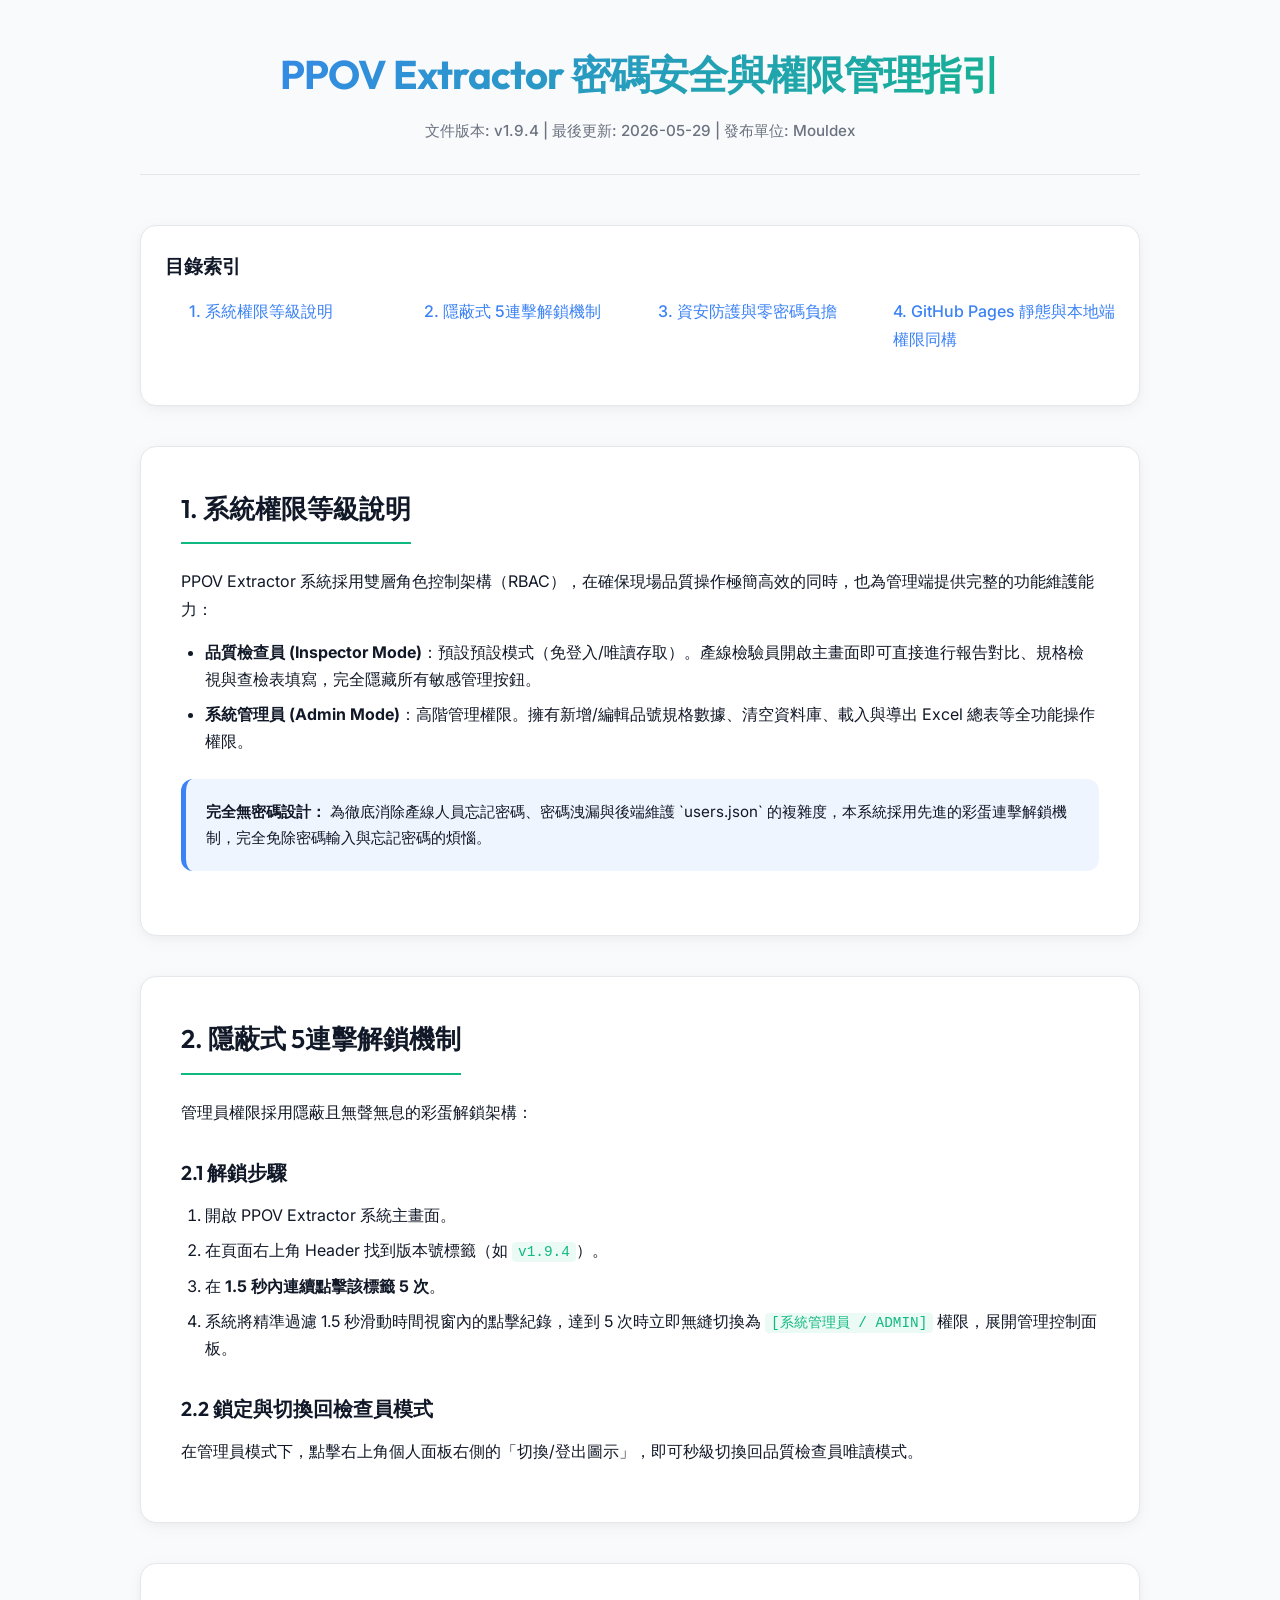
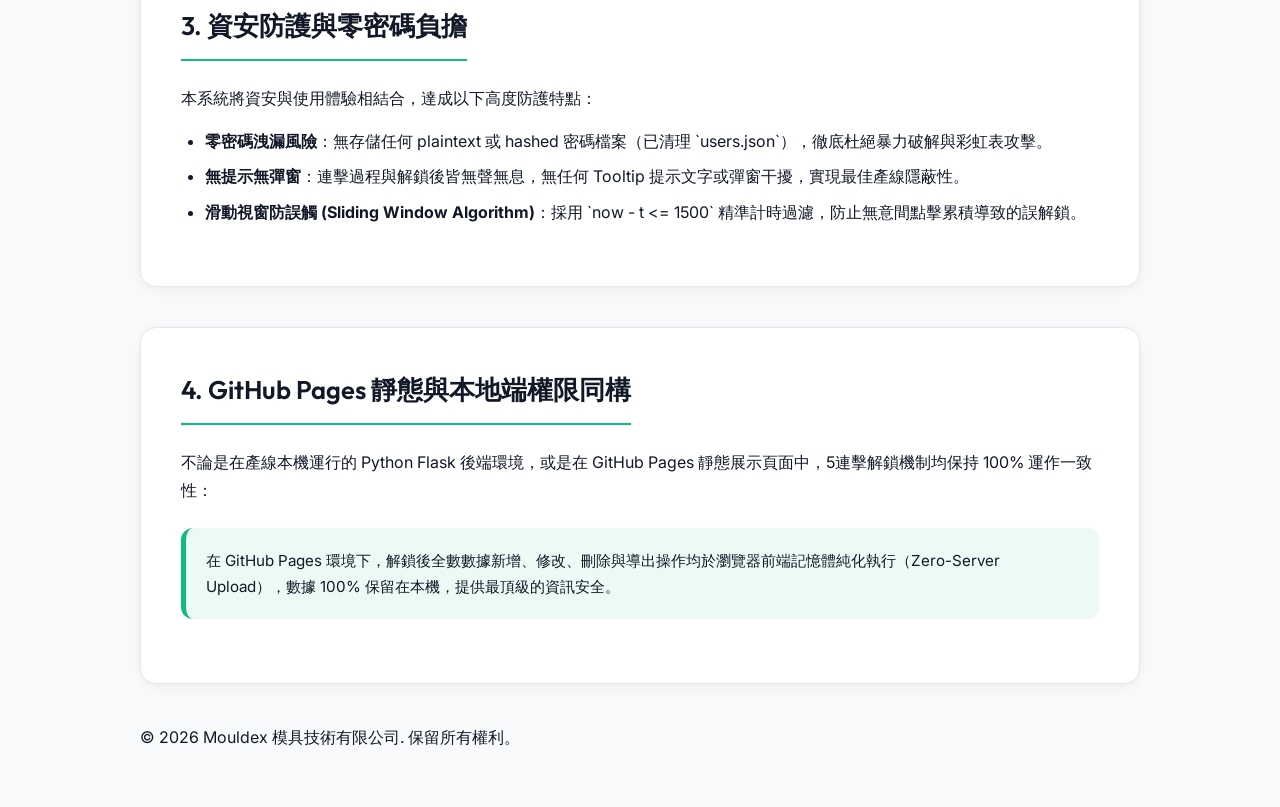
<file: docs/Password_Management.html>
<!DOCTYPE html>
<html lang="zh-Hant">
<head>
    <meta charset="UTF-8">
    <meta name="viewport" content="width=device-width, initial-scale=1.0">
    <title>PPOV Extractor 密碼安全與權限管理指引</title>
    <link href="https://fonts.googleapis.com/css2?family=Inter:wght@300;400;500;600;700&family=Outfit:wght@400;500;600;700&display=swap" rel="stylesheet">
    <style>
        :root {
            --bg-base: #f9fafb;
            --bg-surface: #ffffff;
            --text-primary: #111827;
            --text-secondary: #6b7280;
            --color-brand: #3b82f6;
            --color-brand-hover: #2563eb;
            --color-success: #10b981;
            --color-warning: #f59e0b;
            --color-error: #ef4444;
            --border-color: #e5e7eb;
            --font-main: 'Inter', system-ui, -apple-system, sans-serif;
            --font-title: 'Outfit', sans-serif;
            --card-shadow: 0 4px 20px -2px rgba(0, 0, 0, 0.05), 0 2px 8px -1px rgba(0, 0, 0, 0.03);
            --radius-md: 12px;
            --radius-lg: 16px;
        }

        @media (prefers-color-scheme: dark) {
            :root {
                --bg-base: #0f172a;
                --bg-surface: #1e293b;
                --text-primary: #f1f5f9;
                --text-secondary: #94a3b8;
                --color-brand: #60a5fa;
                --color-brand-hover: #93c5fd;
                --color-success: #34d399;
                --border-color: #334155;
                --card-shadow: 0 4px 24px -3px rgba(0, 0, 0, 0.3), 0 2px 10px -2px rgba(0, 0, 0, 0.2);
            }
        }

        * {
            box-sizing: border-box;
            margin: 0;
            padding: 0;
        }

        body {
            font-family: var(--font-main);
            background-color: var(--bg-base);
            color: var(--text-primary);
            line-height: 1.7;
            padding: 40px 20px;
        }

        .container {
            max-width: 1000px;
            margin: 0 auto;
        }

        /* Header Style */
        header {
            text-align: center;
            margin-bottom: 50px;
            padding-bottom: 30px;
            border-bottom: 1px solid var(--border-color);
        }

        header h1 {
            font-family: var(--font-title);
            font-size: 2.5rem;
            font-weight: 700;
            color: var(--text-primary);
            letter-spacing: -0.025em;
            margin-bottom: 10px;
            background: linear-gradient(135deg, var(--color-brand), #10b981);
            -webkit-background-clip: text;
            -webkit-text-fill-color: transparent;
        }

        header .meta {
            font-size: 0.95rem;
            color: var(--text-secondary);
            font-weight: 500;
        }

        /* Navigation or TOC */
        .toc-card {
            background-color: var(--bg-surface);
            border: 1px solid var(--border-color);
            border-radius: var(--radius-lg);
            padding: 24px;
            margin-bottom: 40px;
            box-shadow: var(--card-shadow);
        }

        .toc-card h3 {
            font-family: var(--font-title);
            font-size: 1.2rem;
            font-weight: 600;
            margin-bottom: 16px;
            display: flex;
            align-items: center;
            gap: 8px;
        }

        .toc-list {
            list-style: none;
            display: grid;
            grid-template-columns: repeat(auto-fit, minmax(220px, 1fr));
            gap: 12px;
        }

        .toc-list a {
            color: var(--color-brand);
            text-decoration: none;
            font-weight: 500;
            transition: color 0.2s ease;
        }

        .toc-list a:hover {
            color: var(--text-primary);
            text-decoration: underline;
        }

        /* Article Sections */
        section {
            background-color: var(--bg-surface);
            border: 1px solid var(--border-color);
            border-radius: var(--radius-lg);
            padding: 40px;
            margin-bottom: 40px;
            box-shadow: var(--card-shadow);
        }

        section h2 {
            font-family: var(--font-title);
            font-size: 1.6rem;
            font-weight: 600;
            margin-bottom: 24px;
            padding-bottom: 12px;
            border-bottom: 2px solid var(--color-success);
            display: inline-block;
        }

        section h3 {
            font-family: var(--font-title);
            font-size: 1.25rem;
            font-weight: 600;
            margin-top: 30px;
            margin-bottom: 12px;
            color: var(--text-primary);
        }

        p {
            margin-bottom: 16px;
            color: var(--text-primary);
            font-size: 1rem;
        }

        ul, ol {
            margin-left: 24px;
            margin-bottom: 20px;
            color: var(--text-primary);
        }

        li {
            margin-bottom: 8px;
        }

        /* Code Block & Callout Alert Styling */
        code {
            background-color: rgba(16, 185, 129, 0.08);
            color: var(--color-success);
            padding: 2px 6px;
            border-radius: 4px;
            font-family: 'Consolas', monospace;
            font-size: 0.9em;
            font-weight: 500;
        }

        pre {
            background-color: #0f172a;
            color: #f8fafc;
            padding: 20px;
            border-radius: var(--radius-md);
            font-family: 'Consolas', monospace;
            font-size: 0.9rem;
            overflow-x: auto;
            margin: 20px 0;
            border: 1px solid #1e293b;
        }

        .alert {
            padding: 20px;
            border-radius: var(--radius-md);
            margin: 24px 0;
            font-size: 0.95rem;
        }

        .alert-info {
            background-color: rgba(59, 130, 246, 0.08);
            border-left: 5px solid var(--color-brand);
            color: var(--text-primary);
        }

        .alert-success {
            background-color: rgba(16, 185, 129, 0.08);
            border-left: 5px solid var(--color-success);
            color: var(--text-primary);
        }

        .alert-warning {
            background-color: rgba(245, 158, 11, 0.08);
            border-left: 5px solid var(--color-warning);
            color: var(--text-primary);
        }

        /* Responsive Design */
        @media (max-width: 768px) {
            body {
                padding: 20px 10px;
            }

            section {
                padding: 24px 16px;
            }

            header h1 {
                font-size: 2rem;
            }
        }
    </style>
</head>
<body>
    <div class="container">
        <header>
            <h1>PPOV Extractor 密碼安全與權限管理指引</h1>
            <div class="meta">文件版本: v1.9.4 | 最後更新: 2026-05-29 | 發布單位: Mouldex</div>
        </header>

        <div class="toc-card">
            <h3>目錄索引</h3>
            <ul class="toc-list">
                <li><a href="#credentials">1. 系統權限等級說明</a></li>
                <li><a href="#easteregg">2. 隱蔽式 5連擊解鎖機制</a></li>
                <li><a href="#security">3. 資安防護與零密碼負擔</a></li>
                <li><a href="#ghpages">4. GitHub Pages 靜態與本地端權限同構</a></li>
            </ul>
        </div>

        <section id="credentials">
            <h2>1. 系統權限等級說明</h2>
            <p>PPOV Extractor 系統採用雙層角色控制架構（RBAC），在確保現場品質操作極簡高效的同時，也為管理端提供完整的功能維護能力：</p>
            <ul>
                <li><strong>品質檢查員 (Inspector Mode)</strong>：預設預設模式（免登入/唯讀存取）。產線檢驗員開啟主畫面即可直接進行報告對比、規格檢視與查檢表填寫，完全隱藏所有敏感管理按鈕。</li>
                <li><strong>系統管理員 (Admin Mode)</strong>：高階管理權限。擁有新增/編輯品號規格數據、清空資料庫、載入與導出 Excel 總表等全功能操作權限。</li>
            </ul>
            <div class="alert alert-info">
                <strong>完全無密碼設計：</strong> 為徹底消除產線人員忘記密碼、密碼洩漏與後端維護 `users.json` 的複雜度，本系統採用先進的彩蛋連擊解鎖機制，完全免除密碼輸入與忘記密碼的煩惱。
            </div>
        </section>

        <section id="easteregg">
            <h2>2. 隱蔽式 5連擊解鎖機制</h2>
            <p>管理員權限採用隱蔽且無聲無息的彩蛋解鎖架構：</p>
            
            <h3>2.1 解鎖步驟</h3>
            <ol>
                <li>開啟 PPOV Extractor 系統主畫面。</li>
                <li>在頁面右上角 Header 找到版本號標籤（如 <code>v1.9.4</code>）。</li>
                <li>在 <strong>1.5 秒內連續點擊該標籤 5 次</strong>。</li>
                <li>系統將精準過濾 1.5 秒滑動時間視窗內的點擊紀錄，達到 5 次時立即無縫切換為 <code>[系統管理員 / ADMIN]</code> 權限，展開管理控制面板。</li>
            </ol>

            <h3>2.2 鎖定與切換回檢查員模式</h3>
            <p>在管理員模式下，點擊右上角個人面板右側的「切換/登出圖示」，即可秒級切換回品質檢查員唯讀模式。</p>
        </section>

        <section id="security">
            <h2>3. 資安防護與零密碼負擔</h2>
            <p>本系統將資安與使用體驗相結合，達成以下高度防護特點：</p>
            <ul>
                <li><strong>零密碼洩漏風險</strong>：無存儲任何 plaintext 或 hashed 密碼檔案（已清理 `users.json`），徹底杜絕暴力破解與彩虹表攻擊。</li>
                <li><strong>無提示無彈窗</strong>：連擊過程與解鎖後皆無聲無息，無任何 Tooltip 提示文字或彈窗干擾，實現最佳產線隱蔽性。</li>
                <li><strong>滑動視窗防誤觸 (Sliding Window Algorithm)</strong>：採用 `now - t <= 1500` 精準計時過濾，防止無意間點擊累積導致的誤解鎖。</li>
            </ul>
        </section>

        <section id="ghpages">
            <h2>4. GitHub Pages 靜態與本地端權限同構</h2>
            <p>不論是在產線本機運行的 Python Flask 後端環境，或是在 GitHub Pages 靜態展示頁面中，5連擊解鎖機制均保持 100% 運作一致性：</p>
            <div class="alert alert-success">
                在 GitHub Pages 環境下，解鎖後全數數據新增、修改、刪除與導出操作均於瀏覽器前端記憶體純化執行（Zero-Server Upload），數據 100% 保留在本機，提供最頂級的資訊安全。
            </div>
        </section>

        <footer>
            <p>&copy; 2026 Mouldex 模具技術有限公司. 保留所有權利。</p>
        </footer>
    </div>
</body>
</html>
</file>
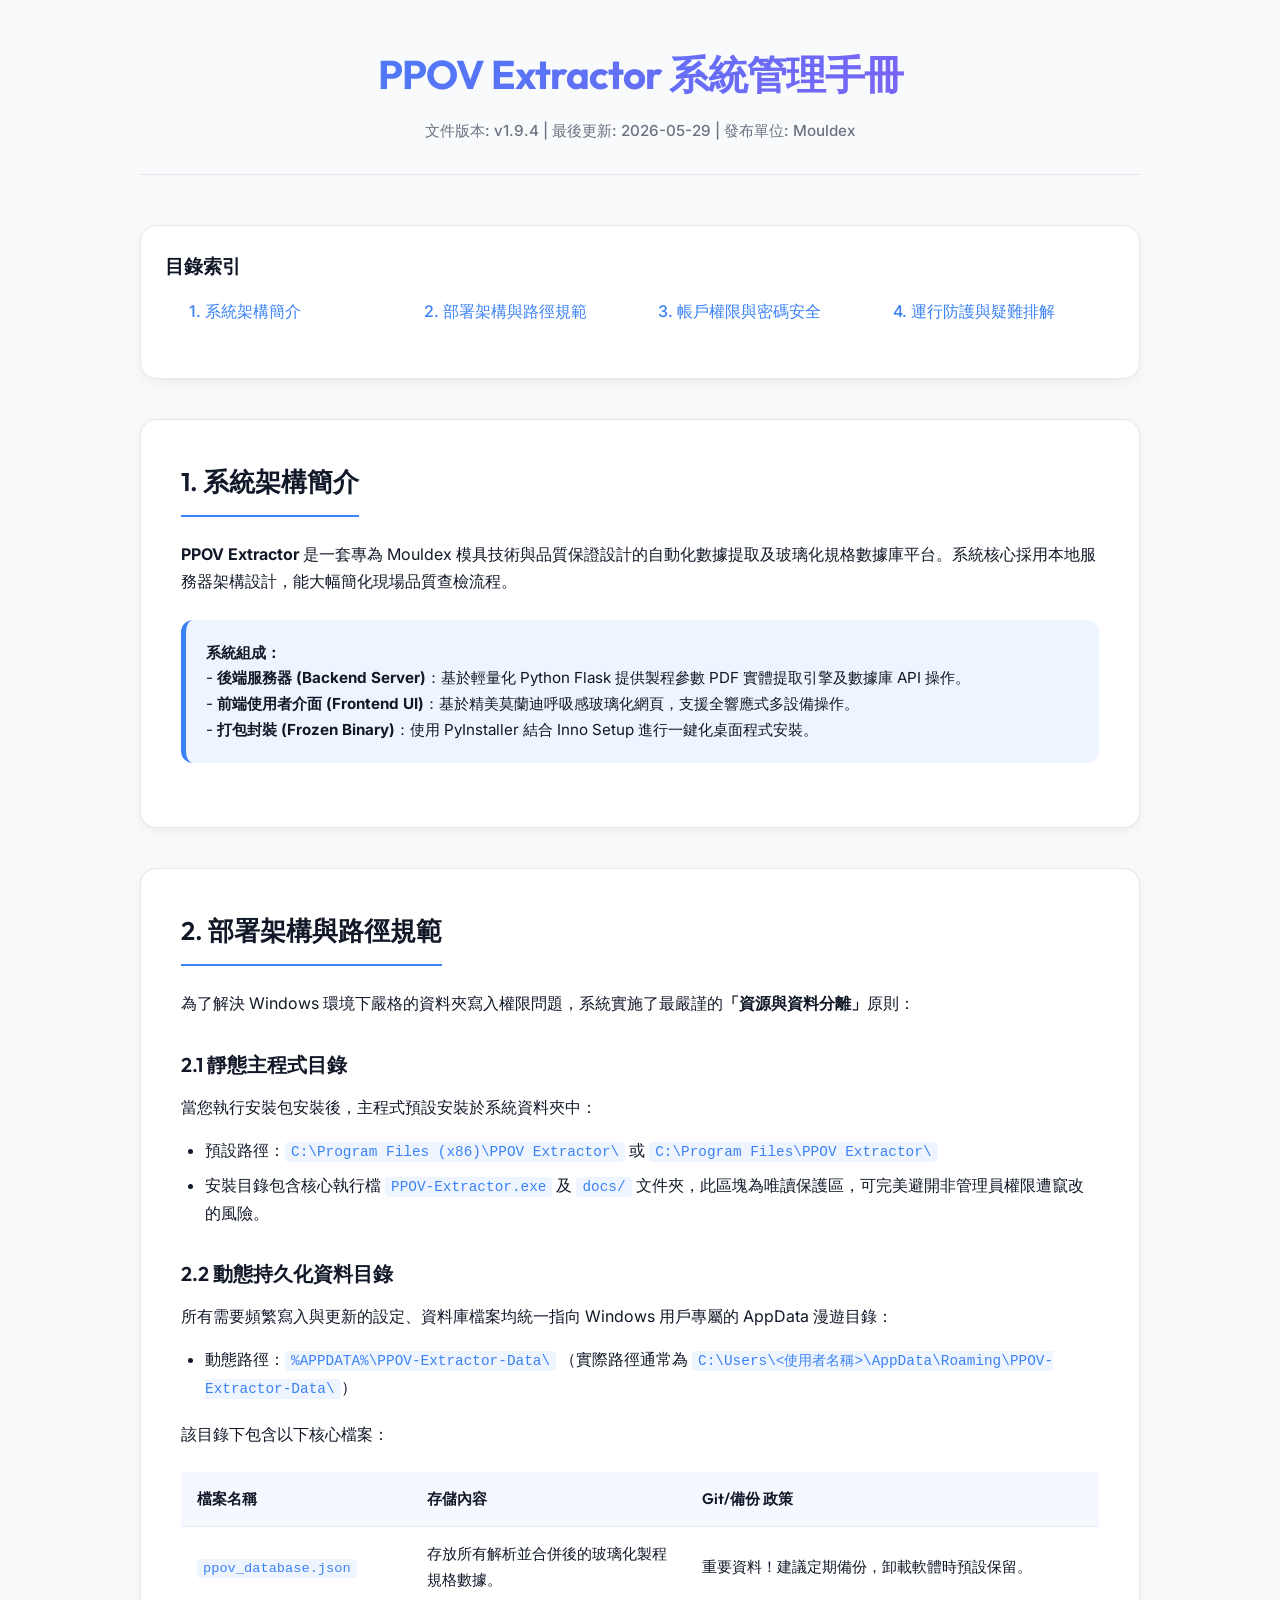
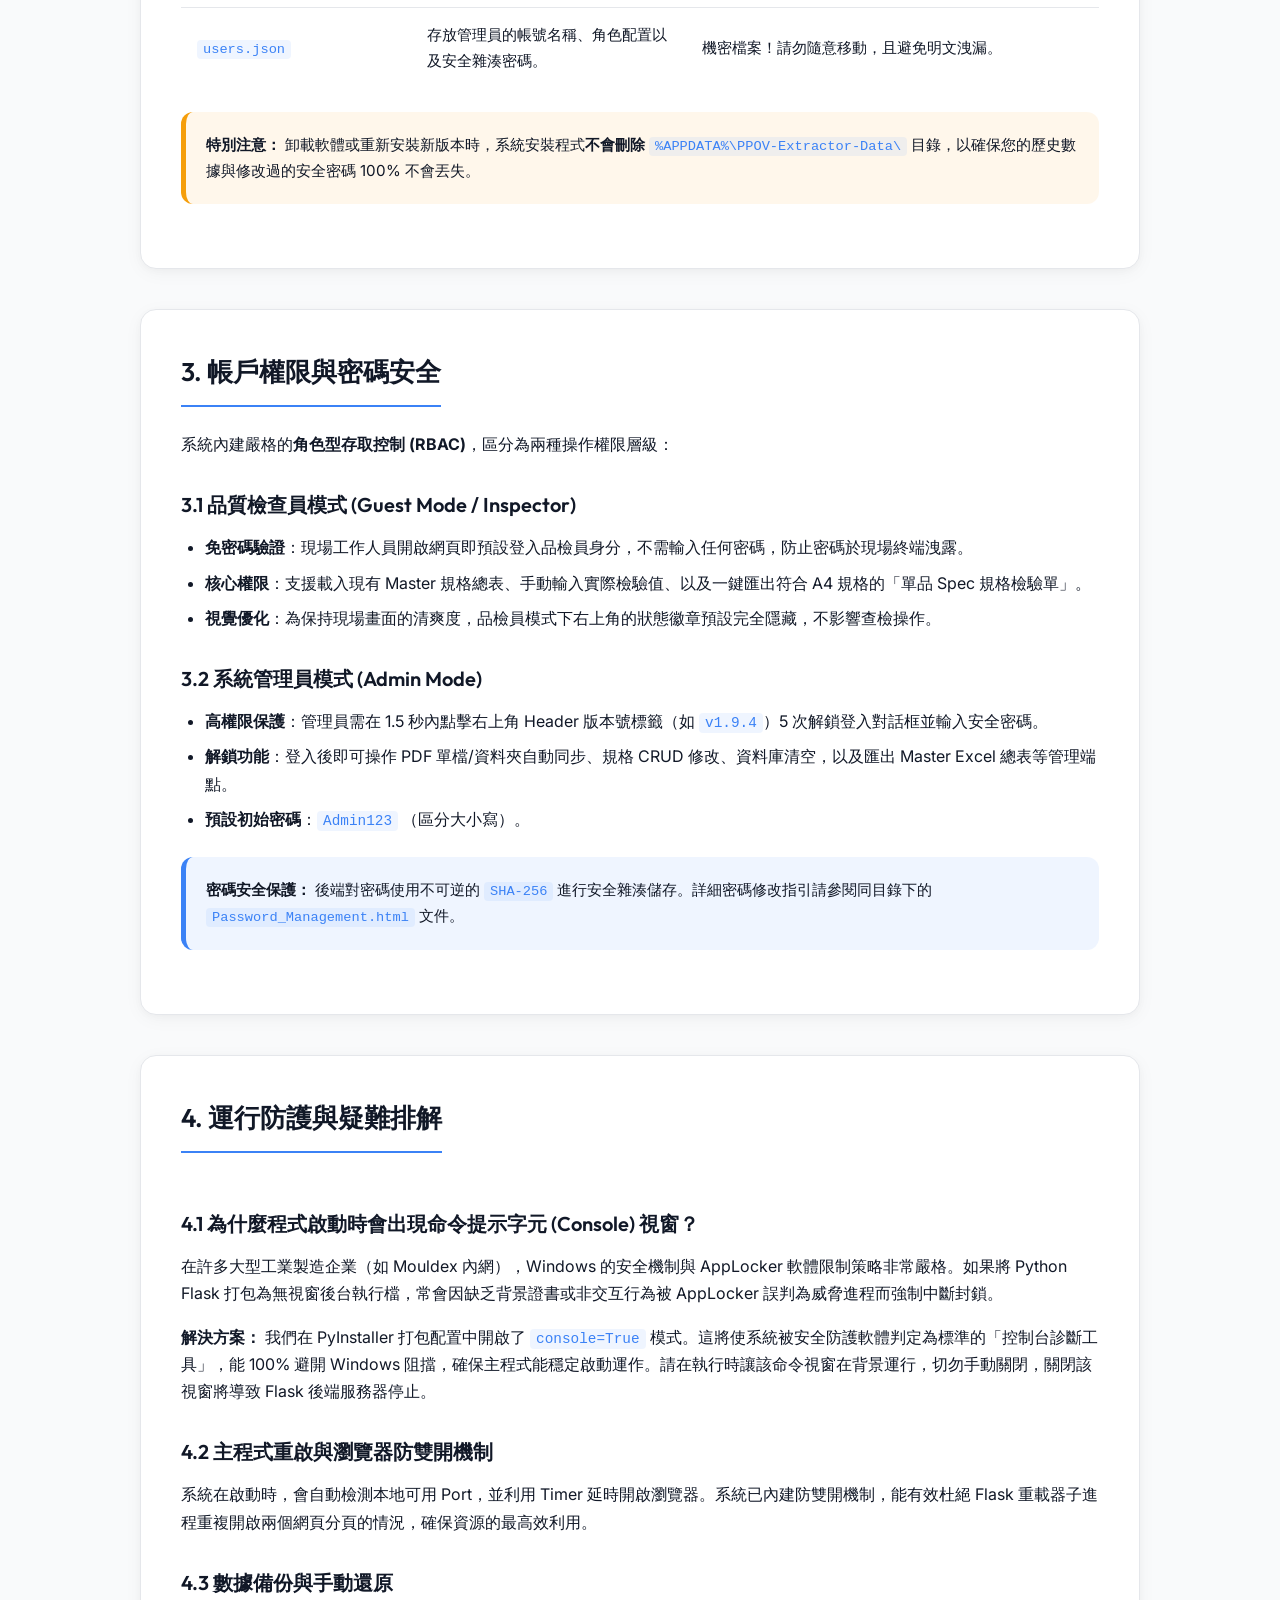
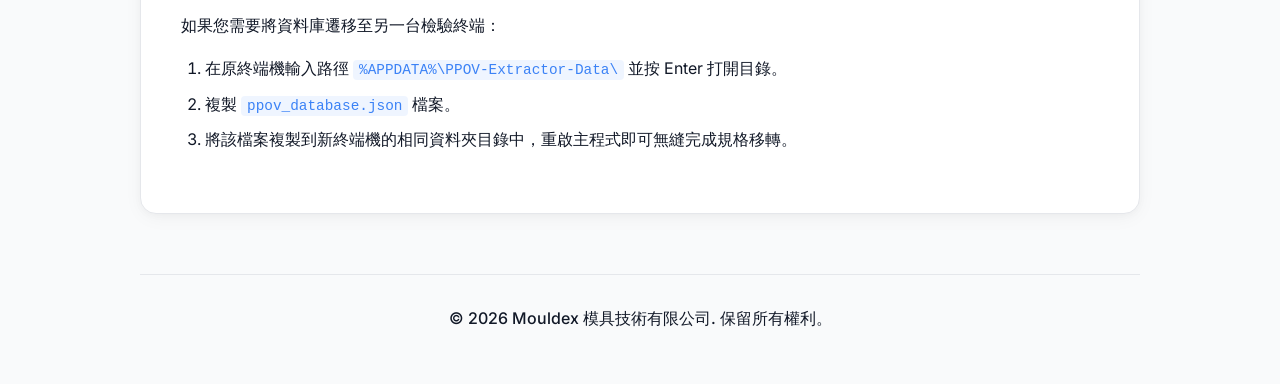
<file: docs/System_Admin_Manual.html>
<!DOCTYPE html>
<html lang="zh-Hant">
<head>
    <meta charset="UTF-8">
    <meta name="viewport" content="width=device-width, initial-scale=1.0">
    <title>PPOV Extractor 系統管理手冊</title>
    <link href="https://fonts.googleapis.com/css2?family=Inter:wght@300;400;500;600;700&family=Outfit:wght@400;500;600;700&display=swap" rel="stylesheet">
    <style>
        :root {
            --bg-base: #f9fafb;
            --bg-surface: #ffffff;
            --text-primary: #111827;
            --text-secondary: #6b7280;
            --color-brand: #3b82f6;
            --color-brand-hover: #2563eb;
            --color-success: #10b981;
            --color-warning: #f59e0b;
            --color-error: #ef4444;
            --border-color: #e5e7eb;
            --font-main: 'Inter', system-ui, -apple-system, sans-serif;
            --font-title: 'Outfit', sans-serif;
            --card-shadow: 0 4px 20px -2px rgba(0, 0, 0, 0.05), 0 2px 8px -1px rgba(0, 0, 0, 0.03);
            --radius-md: 12px;
            --radius-lg: 16px;
        }

        @media (prefers-color-scheme: dark) {
            :root {
                --bg-base: #0f172a;
                --bg-surface: #1e293b;
                --text-primary: #f1f5f9;
                --text-secondary: #94a3b8;
                --color-brand: #60a5fa;
                --color-brand-hover: #93c5fd;
                --color-success: #34d399;
                --border-color: #334155;
                --card-shadow: 0 4px 24px -3px rgba(0, 0, 0, 0.3), 0 2px 10px -2px rgba(0, 0, 0, 0.2);
            }
        }

        * {
            box-sizing: border-box;
            margin: 0;
            padding: 0;
        }

        body {
            font-family: var(--font-main);
            background-color: var(--bg-base);
            color: var(--text-primary);
            line-height: 1.7;
            padding: 40px 20px;
        }

        .container {
            max-width: 1000px;
            margin: 0 auto;
        }

        /* Header Style */
        header {
            text-align: center;
            margin-bottom: 50px;
            padding-bottom: 30px;
            border-bottom: 1px solid var(--border-color);
        }

        header h1 {
            font-family: var(--font-title);
            font-size: 2.5rem;
            font-weight: 700;
            color: var(--text-primary);
            letter-spacing: -0.025em;
            margin-bottom: 10px;
            background: linear-gradient(135deg, var(--color-brand), #8b5cf6);
            -webkit-background-clip: text;
            -webkit-text-fill-color: transparent;
        }

        header .meta {
            font-size: 0.95rem;
            color: var(--text-secondary);
            font-weight: 500;
        }

        /* Navigation or TOC */
        .toc-card {
            background-color: var(--bg-surface);
            border: 1px solid var(--border-color);
            border-radius: var(--radius-lg);
            padding: 24px;
            margin-bottom: 40px;
            box-shadow: var(--card-shadow);
        }

        .toc-card h3 {
            font-family: var(--font-title);
            font-size: 1.2rem;
            font-weight: 600;
            margin-bottom: 16px;
            display: flex;
            align-items: center;
            gap: 8px;
        }

        .toc-list {
            list-style: none;
            display: grid;
            grid-template-columns: repeat(auto-fit, minmax(220px, 1fr));
            gap: 12px;
        }

        .toc-list a {
            color: var(--color-brand);
            text-decoration: none;
            font-weight: 500;
            transition: color 0.2s ease;
        }

        .toc-list a:hover {
            color: var(--text-primary);
            text-decoration: underline;
        }

        /* Article Sections */
        section {
            background-color: var(--bg-surface);
            border: 1px solid var(--border-color);
            border-radius: var(--radius-lg);
            padding: 40px;
            margin-bottom: 40px;
            box-shadow: var(--card-shadow);
        }

        section h2 {
            font-family: var(--font-title);
            font-size: 1.6rem;
            font-weight: 600;
            margin-bottom: 24px;
            padding-bottom: 12px;
            border-bottom: 2px solid var(--color-brand);
            display: inline-block;
        }

        section h3 {
            font-family: var(--font-title);
            font-size: 1.25rem;
            font-weight: 600;
            margin-top: 30px;
            margin-bottom: 12px;
            color: var(--text-primary);
        }

        p {
            margin-bottom: 16px;
            color: var(--text-primary);
            font-size: 1rem;
        }

        ul, ol {
            margin-left: 24px;
            margin-bottom: 20px;
            color: var(--text-primary);
        }

        li {
            margin-bottom: 8px;
        }

        /* Code Block & Callout Alert Styling */
        code {
            background-color: rgba(59, 130, 246, 0.08);
            color: var(--color-brand);
            padding: 2px 6px;
            border-radius: 4px;
            font-family: 'Consolas', monospace;
            font-size: 0.9em;
            font-weight: 500;
        }

        pre {
            background-color: #0f172a;
            color: #f8fafc;
            padding: 20px;
            border-radius: var(--radius-md);
            font-family: 'Consolas', monospace;
            font-size: 0.9rem;
            overflow-x: auto;
            margin: 20px 0;
            border: 1px solid #1e293b;
        }

        .alert {
            padding: 20px;
            border-radius: var(--radius-md);
            margin: 24px 0;
            font-size: 0.95rem;
        }

        .alert-info {
            background-color: rgba(59, 130, 246, 0.08);
            border-left: 5px solid var(--color-brand);
            color: var(--text-primary);
        }

        .alert-warning {
            background-color: rgba(245, 158, 11, 0.08);
            border-left: 5px solid var(--color-warning);
            color: var(--text-primary);
        }

        /* Table Styling */
        table {
            width: 100%;
            border-collapse: collapse;
            margin: 24px 0;
            font-size: 0.95rem;
        }

        th, td {
            padding: 14px 16px;
            text-align: left;
            border-bottom: 1px solid var(--border-color);
        }

        th {
            background-color: rgba(59, 130, 246, 0.05);
            font-family: var(--font-title);
            font-weight: 600;
            color: var(--text-primary);
        }

        tr:last-child td {
            border-bottom: none;
        }

        /* Footer Style */
        footer {
            text-align: center;
            margin-top: 60px;
            padding-top: 30px;
            border-top: 1px solid var(--border-color);
            color: var(--text-secondary);
            font-size: 0.9rem;
            font-weight: 500;
        }

        /* Responsive Design */
        @media (max-width: 768px) {
            body {
                padding: 20px 10px;
            }

            section {
                padding: 24px 16px;
            }

            header h1 {
                font-size: 2rem;
            }
        }
    </style>
</head>
<body>
    <div class="container">
        <header>
            <h1>PPOV Extractor 系統管理手冊</h1>
            <div class="meta">文件版本: v1.9.4 | 最後更新: 2026-05-29 | 發布單位: Mouldex</div>
        </header>

        <div class="toc-card">
            <h3>目錄索引</h3>
            <ul class="toc-list">
                <li><a href="#intro">1. 系統架構簡介</a></li>
                <li><a href="#deploy">2. 部署架構與路徑規範</a></li>
                <li><a href="#security">3. 帳戶權限與密碼安全</a></li>
                <li><a href="#trouble">4. 運行防護與疑難排解</a></li>
            </ul>
        </div>

        <section id="intro">
            <h2>1. 系統架構簡介</h2>
            <p><strong>PPOV Extractor</strong> 是一套專為 Mouldex 模具技術與品質保證設計的自動化數據提取及玻璃化規格數據庫平台。系統核心採用本地服務器架構設計，能大幅簡化現場品質查檢流程。</p>
            <div class="alert alert-info">
                <strong>系統組成：</strong><br>
                - <strong>後端服務器 (Backend Server)</strong>：基於輕量化 Python Flask 提供製程參數 PDF 實體提取引擎及數據庫 API 操作。<br>
                - <strong>前端使用者介面 (Frontend UI)</strong>：基於精美莫蘭迪呼吸感玻璃化網頁，支援全響應式多設備操作。<br>
                - <strong>打包封裝 (Frozen Binary)</strong>：使用 PyInstaller 結合 Inno Setup 進行一鍵化桌面程式安裝。
            </div>
        </section>

        <section id="deploy">
            <h2>2. 部署架構與路徑規範</h2>
            <p>為了解決 Windows 環境下嚴格的資料夾寫入權限問題，系統實施了最嚴謹的<strong>「資源與資料分離」</strong>原則：</p>
            
            <h3>2.1 靜態主程式目錄</h3>
            <p>當您執行安裝包安裝後，主程式預設安裝於系統資料夾中：</p>
            <ul>
                <li>預設路徑：<code>C:\Program Files (x86)\PPOV Extractor\</code> 或 <code>C:\Program Files\PPOV Extractor\</code></li>
                <li>安裝目錄包含核心執行檔 <code>PPOV-Extractor.exe</code> 及 <code>docs/</code> 文件夾，此區塊為唯讀保護區，可完美避開非管理員權限遭竄改的風險。</li>
            </ul>

            <h3>2.2 動態持久化資料目錄</h3>
            <p>所有需要頻繁寫入與更新的設定、資料庫檔案均統一指向 Windows 用戶專屬的 AppData 漫遊目錄：</p>
            <ul>
                <li>動態路徑：<code>%APPDATA%\PPOV-Extractor-Data\</code> （實際路徑通常為 <code>C:\Users\&lt;使用者名稱&gt;\AppData\Roaming\PPOV-Extractor-Data\</code>）</li>
            </ul>
            <p>該目錄下包含以下核心檔案：</p>
            <table>
                <thead>
                    <tr>
                        <th style="width: 25%;">檔案名稱</th>
                        <th style="width: 30%;">存儲內容</th>
                        <th>Git/備份 政策</th>
                    </tr>
                </thead>
                <tbody>
                    <tr>
                        <td><code>ppov_database.json</code></td>
                        <td>存放所有解析並合併後的玻璃化製程規格數據。</td>
                        <td>重要資料！建議定期備份，卸載軟體時預設保留。</td>
                    </tr>
                    <tr>
                        <td><code>users.json</code></td>
                        <td>存放管理員的帳號名稱、角色配置以及安全雜湊密碼。</td>
                        <td>機密檔案！請勿隨意移動，且避免明文洩漏。</td>
                    </tr>
                </tbody>
            </table>
            <div class="alert alert-warning">
                <strong>特別注意：</strong> 卸載軟體或重新安裝新版本時，系統安裝程式<strong>不會刪除</strong> <code>%APPDATA%\PPOV-Extractor-Data\</code> 目錄，以確保您的歷史數據與修改過的安全密碼 100% 不會丟失。
            </div>
        </section>

        <section id="security">
            <h2>3. 帳戶權限與密碼安全</h2>
            <p>系統內建嚴格的<strong>角色型存取控制 (RBAC)</strong>，區分為兩種操作權限層級：</p>
            
            <h3>3.1 品質檢查員模式 (Guest Mode / Inspector)</h3>
            <ul>
                <li><strong>免密碼驗證</strong>：現場工作人員開啟網頁即預設登入品檢員身分，不需輸入任何密碼，防止密碼於現場終端洩露。</li>
                <li><strong>核心權限</strong>：支援載入現有 Master 規格總表、手動輸入實際檢驗值、以及一鍵匯出符合 A4 規格的「單品 Spec 規格檢驗單」。</li>
                <li><strong>視覺優化</strong>：為保持現場畫面的清爽度，品檢員模式下右上角的狀態徽章預設完全隱藏，不影響查檢操作。</li>
            </ul>

            <h3>3.2 系統管理員模式 (Admin Mode)</h3>
            <ul>
                <li><strong>高權限保護</strong>：管理員需在 1.5 秒內點擊右上角 Header 版本號標籤（如 <code>v1.9.4</code>）5 次解鎖登入對話框並輸入安全密碼。</li>
                <li><strong>解鎖功能</strong>：登入後即可操作 PDF 單檔/資料夾自動同步、規格 CRUD 修改、資料庫清空，以及匯出 Master Excel 總表等管理端點。</li>
                <li><strong>預設初始密碼</strong>：<code>Admin123</code> （區分大小寫）。</li>
            </ul>
            <div class="alert alert-info">
                <strong>密碼安全保護：</strong> 後端對密碼使用不可逆的 <code>SHA-256</code> 進行安全雜湊儲存。詳細密碼修改指引請參閱同目錄下的 <code>Password_Management.html</code> 文件。
            </div>
        </section>

        <section id="trouble">
            <h2>4. 運行防護與疑難排解</h2>
            
            <h3>4.1 為什麼程式啟動時會出現命令提示字元 (Console) 視窗？</h3>
            <p>在許多大型工業製造企業（如 Mouldex 內網），Windows 的安全機制與 AppLocker 軟體限制策略非常嚴格。如果將 Python Flask 打包為無視窗後台執行檔，常會因缺乏背景證書或非交互行為被 AppLocker 誤判為威脅進程而強制中斷封鎖。</p>
            <p><strong>解決方案：</strong> 我們在 PyInstaller 打包配置中開啟了 <code>console=True</code> 模式。這將使系統被安全防護軟體判定為標準的「控制台診斷工具」，能 100% 避開 Windows 阻擋，確保主程式能穩定啟動運作。請在執行時讓該命令視窗在背景運行，切勿手動關閉，關閉該視窗將導致 Flask 後端服務器停止。</p>

            <h3>4.2 主程式重啟與瀏覽器防雙開機制</h3>
            <p>系統在啟動時，會自動檢測本地可用 Port，並利用 Timer 延時開啟瀏覽器。系統已內建防雙開機制，能有效杜絕 Flask 重載器子進程重複開啟兩個網頁分頁的情況，確保資源的最高效利用。</p>

            <h3>4.3 數據備份與手動還原</h3>
            <p>如果您需要將資料庫遷移至另一台檢驗終端：</p>
            <ol>
                <li>在原終端機輸入路徑 <code>%APPDATA%\PPOV-Extractor-Data\</code> 並按 Enter 打開目錄。</li>
                <li>複製 <code>ppov_database.json</code> 檔案。</li>
                <li>將該檔案複製到新終端機的相同資料夾目錄中，重啟主程式即可無縫完成規格移轉。</li>
            </ol>
        </section>

        <footer>
            <p>&copy; 2026 Mouldex 模具技術有限公司. 保留所有權利。</p>
        </footer>
    </div>
</body>
</html>
</file>
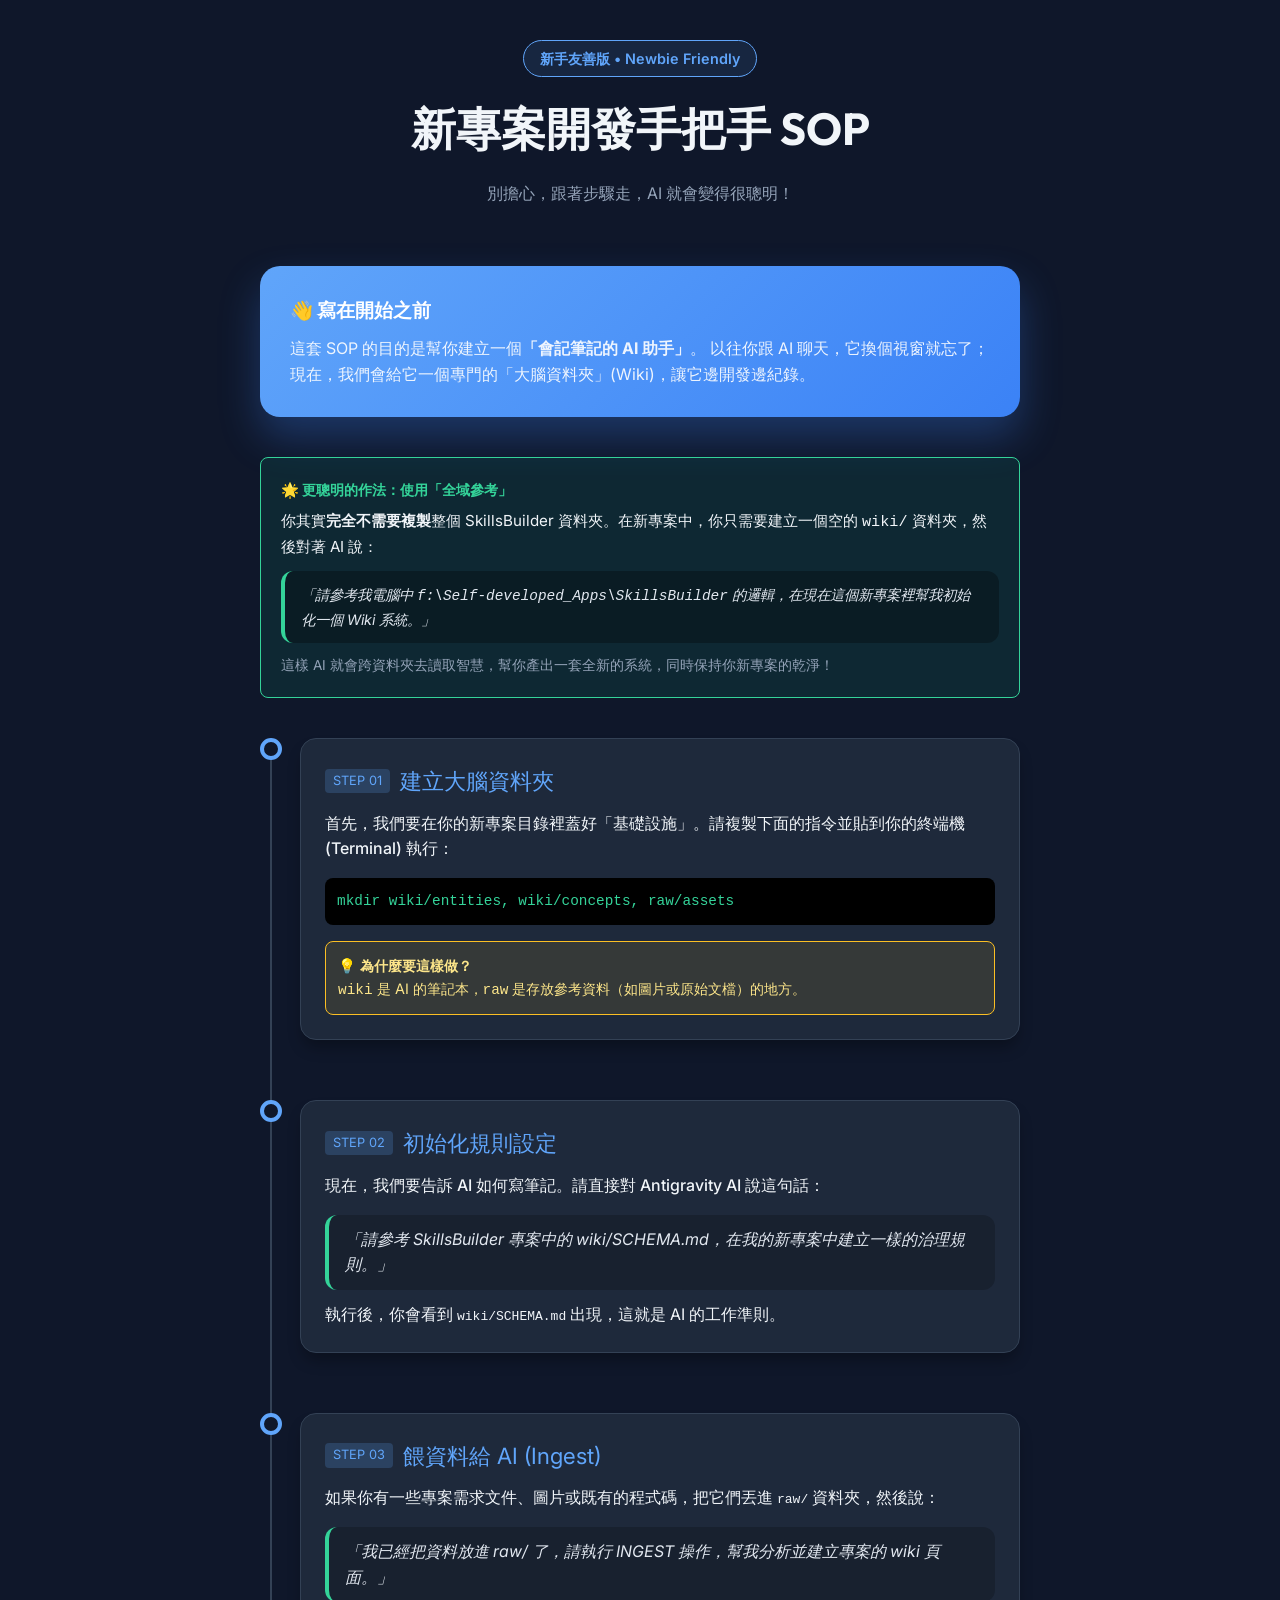
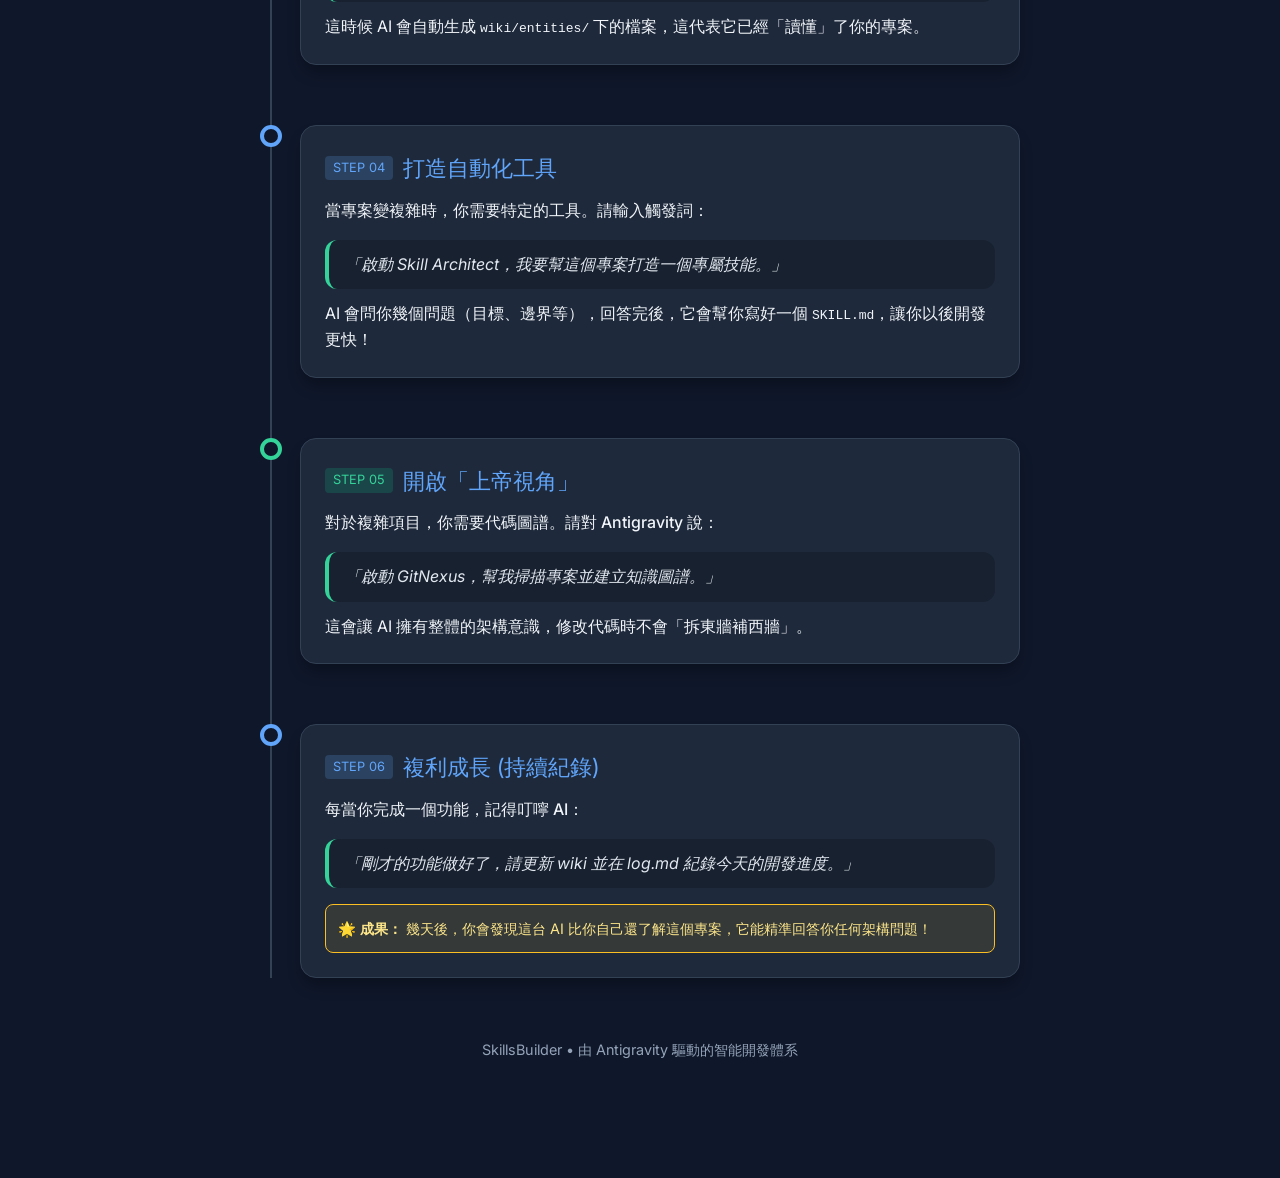
<file: raw/PROJECT_DEVELOPMENT_SOP.html>
<!DOCTYPE html>
<html lang="zh-TW">
<head>
    <meta charset="UTF-8">
    <meta name="viewport" content="width=device-width, initial-scale=1.0">
    <title>SkillsBuilder 零基礎開發 SOP 手冊</title>
    <link rel="preconnect" href="https://fonts.googleapis.com">
    <link rel="preconnect" href="https://fonts.gstatic.com" crossorigin>
    <link href="https://fonts.googleapis.com/css2?family=Inter:wght@300;400;600;700&family=Outfit:wght@400;600;800&display=swap" rel="stylesheet">
    <style>
        :root {
            --bg-base: #0F172A;
            --surface: #1E293B;
            --text-primary: #F1F5F9;
            --text-secondary: #94A3B8;
            --accent: #60A5FA;
            --success: #34D399;
            --warning: #FBBF24;
            --border: #334155;
            --shadow: 0 10px 15px -3px rgba(0, 0, 0, 0.3);
            --gradient: linear-gradient(135deg, #60A5FA 0%, #3B82F6 100%);
        }

        * { margin: 0; padding: 0; box-sizing: border-box; }

        body {
            font-family: 'Inter', sans-serif;
            background-color: var(--bg-base);
            color: var(--text-primary);
            line-height: 1.6;
            padding-bottom: 80px;
        }

        h1, h2, h3 { font-family: 'Outfit', sans-serif; }

        .container { max-width: 800px; margin: 0 auto; padding: 40px 20px; }

        header { text-align: center; margin-bottom: 60px; }

        .badge {
            display: inline-block;
            background: rgba(96, 165, 250, 0.1);
            color: var(--accent);
            padding: 6px 16px;
            border-radius: 30px;
            font-size: 0.9rem;
            font-weight: 600;
            margin-bottom: 16px;
            border: 1px solid var(--accent);
        }

        h1 { font-size: 2.8rem; margin-bottom: 16px; }

        .welcome-card {
            background: var(--gradient);
            padding: 30px;
            border-radius: 20px;
            margin-bottom: 40px;
            color: white;
            box-shadow: 0 20px 40px rgba(59, 130, 246, 0.3);
        }

        /* Timeline Steps */
        .timeline { position: relative; padding-left: 40px; }
        .timeline::before {
            content: '';
            position: absolute;
            left: 10px;
            top: 0;
            width: 2px;
            height: 100%;
            background: var(--border);
        }

        .step-item { position: relative; margin-bottom: 60px; }
        .step-marker {
            position: absolute;
            left: -40px;
            width: 22px;
            height: 22px;
            background: var(--bg-base);
            border: 4px solid var(--accent);
            border-radius: 50%;
            z-index: 2;
        }

        .step-content {
            background: var(--surface);
            padding: 24px;
            border-radius: 16px;
            border: 1px solid var(--border);
            box-shadow: var(--shadow);
        }

        .step-title {
            font-size: 1.4rem;
            color: var(--accent);
            margin-bottom: 12px;
            display: flex;
            align-items: center;
            gap: 10px;
        }

        .step-number {
            font-size: 0.8rem;
            background: rgba(96, 165, 250, 0.2);
            padding: 2px 8px;
            border-radius: 4px;
        }

        .instruction { margin-bottom: 16px; font-weight: 500; }

        .chat-bubble {
            background: rgba(0, 0, 0, 0.2);
            padding: 12px 16px;
            border-radius: 12px;
            margin: 12px 0;
            border-left: 4px solid var(--success);
            font-style: italic;
            color: #E2E8F0;
        }

        .code-block {
            background: #000;
            color: #34D399;
            padding: 12px;
            border-radius: 8px;
            font-family: 'Courier New', Courier, monospace;
            font-size: 0.9rem;
            margin: 12px 0;
            display: flex;
            justify-content: space-between;
            align-items: center;
        }

        .tip {
            background: rgba(251, 191, 36, 0.1);
            border: 1px solid var(--warning);
            padding: 12px;
            border-radius: 8px;
            font-size: 0.9rem;
            margin-top: 16px;
            color: #FDE68A;
        }

        .footer { text-align: center; margin-top: 40px; color: var(--text-secondary); font-size: 0.9rem; }

        @media (max-width: 600px) {
            h1 { font-size: 2rem; }
            .container { padding: 20px; }
        }
    </style>
</head>
<body>
    <div class="container">
        <header>
            <span class="badge">新手友善版 • Newbie Friendly</span>
            <h1>新專案開發手把手 SOP</h1>
            <p style="color: var(--text-secondary)">別擔心，跟著步驟走，AI 就會變得很聰明！</p>
        </header>

        <div class="welcome-card">
            <h3> 👋 寫在開始之前</h3>
            <p style="margin-top: 10px; opacity: 0.9;">
                這套 SOP 的目的是幫你建立一個<b>「會記筆記的 AI 助手」</b>。
                以往你跟 AI 聊天，它換個視窗就忘了；現在，我們會給它一個專門的「大腦資料夾」(Wiki)，讓它邊開發邊紀錄。
            </p>
        </div>

        <div class="tip" style="background: rgba(16, 185, 129, 0.1); border: 1px solid var(--success); margin-bottom: 40px; color: var(--text-primary); padding: 20px;">
            <h4 style="color: var(--success); margin-bottom: 8px;">🌟 更聰明的作法：使用「全域參考」</h4>
            <p style="font-size: 0.95rem;">你其實<b>完全不需要複製</b>整個 SkillsBuilder 資料夾。在新專案中，你只需要建立一個空的 <code>wiki/</code> 資料夾，然後對著 AI 說：</p>
            <div class="chat-bubble" style="background: rgba(0,0,0,0.3); border-left-color: var(--success);">
                「請參考我電腦中 <code>f:\Self-developed_Apps\SkillsBuilder</code> 的邏輯，在現在這個新專案裡幫我初始化一個 Wiki 系統。」
            </div>
            <p style="font-size: 0.85rem; margin-top: 10px; color: var(--text-secondary);">
                這樣 AI 就會跨資料夾去讀取智慧，幫你產出一套全新的系統，同時保持你新專案的乾淨！
            </p>
        </div>

        <div class="timeline">
            <!-- Step 1 -->
            <div class="step-item">
                <div class="step-marker"></div>
                <div class="step-content">
                    <div class="step-title">
                        <span class="step-number">STEP 01</span> 建立大腦資料夾
                    </div>
                    <p class="instruction">首先，我們要在你的新專案目錄裡蓋好「基礎設施」。請複製下面的指令並貼到你的終端機 (Terminal) 執行：</p>
                    <div class="code-block">
                        mkdir wiki/entities, wiki/concepts, raw/assets
                    </div>
                    <div class="tip">
                        💡 <b>為什麼要這樣做？</b><br>
                        <code>wiki</code> 是 AI 的筆記本，<code>raw</code> 是存放參考資料（如圖片或原始文檔）的地方。
                    </div>
                </div>
            </div>

            <!-- Step 2 -->
            <div class="step-item">
                <div class="step-marker"></div>
                <div class="step-content">
                    <div class="step-title">
                        <span class="step-number">STEP 02</span> 初始化規則設定
                    </div>
                    <p class="instruction">現在，我們要告訴 AI 如何寫筆記。請直接對 Antigravity AI 說這句話：</p>
                    <div class="chat-bubble">
                        「請參考 SkillsBuilder 專案中的 wiki/SCHEMA.md，在我的新專案中建立一樣的治理規則。」
                    </div>
                    <p>執行後，你會看到 <code>wiki/SCHEMA.md</code> 出現，這就是 AI 的工作準則。</p>
                </div>
            </div>

            <!-- Step 3 -->
            <div class="step-item">
                <div class="step-marker"></div>
                <div class="step-content">
                    <div class="step-title">
                        <span class="step-number">STEP 03</span> 餵資料給 AI (Ingest)
                    </div>
                    <p class="instruction">如果你有一些專案需求文件、圖片或既有的程式碼，把它們丟進 <code>raw/</code> 資料夾，然後說：</p>
                    <div class="chat-bubble">
                        「我已經把資料放進 raw/ 了，請執行 INGEST 操作，幫我分析並建立專案的 wiki 頁面。」
                    </div>
                    <p>這時候 AI 會自動生成 <code>wiki/entities/</code> 下的檔案，這代表它已經「讀懂」了你的專案。</p>
                </div>
            </div>

            <!-- Step 4 -->
            <div class="step-item">
                <div class="step-marker"></div>
                <div class="step-content">
                    <div class="step-title">
                        <span class="step-number">STEP 04</span> 打造自動化工具
                    </div>
                    <p class="instruction">當專案變複雜時，你需要特定的工具。請輸入觸發詞：</p>
                    <div class="chat-bubble">
                        「啟動 Skill Architect，我要幫這個專案打造一個專屬技能。」
                    </div>
                    <p>AI 會問你幾個問題（目標、邊界等），回答完後，它會幫你寫好一個 <code>SKILL.md</code>，讓你以後開發更快！</p>
                </div>
            </div>

            <!-- Step 5 -->
            <div class="step-item">
                <div class="step-marker" style="border-color: var(--success);"></div>
                <div class="step-content">
                    <div class="step-title">
                        <span class="step-number" style="background: rgba(16, 185, 129, 0.2); color: var(--success);">STEP 05</span> 開啟「上帝視角」
                    </div>
                    <p class="instruction">對於複雜項目，你需要代碼圖譜。請對 Antigravity 說：</p>
                    <div class="chat-bubble" style="border-left-color: var(--success);">
                        「啟動 GitNexus，幫我掃描專案並建立知識圖譜。」
                    </div>
                    <p>這會讓 AI 擁有整體的架構意識，修改代碼時不會「拆東牆補西牆」。</p>
                </div>
            </div>

            <!-- Step 6 -->
            <div class="step-item">
                <div class="step-marker"></div>
                <div class="step-content">
                    <div class="step-title">
                        <span class="step-number">STEP 06</span> 複利成長 (持續紀錄)
                    </div>
                    <p class="instruction">每當你完成一個功能，記得叮嚀 AI：</p>
                    <div class="chat-bubble">
                        「剛才的功能做好了，請更新 wiki 並在 log.md 紀錄今天的開發進度。」
                    </div>
                    <div class="tip">
                        🌟 <b>成果：</b> 幾天後，你會發現這台 AI 比你自己還了解這個專案，它能精準回答你任何架構問題！
                    </div>
                </div>
            </div>
        </div>

        <div class="footer">
            <p>SkillsBuilder • 由 Antigravity 驅動的智能開發體系</p>
        </div>
    </div>
</body>
</html>
</file>
